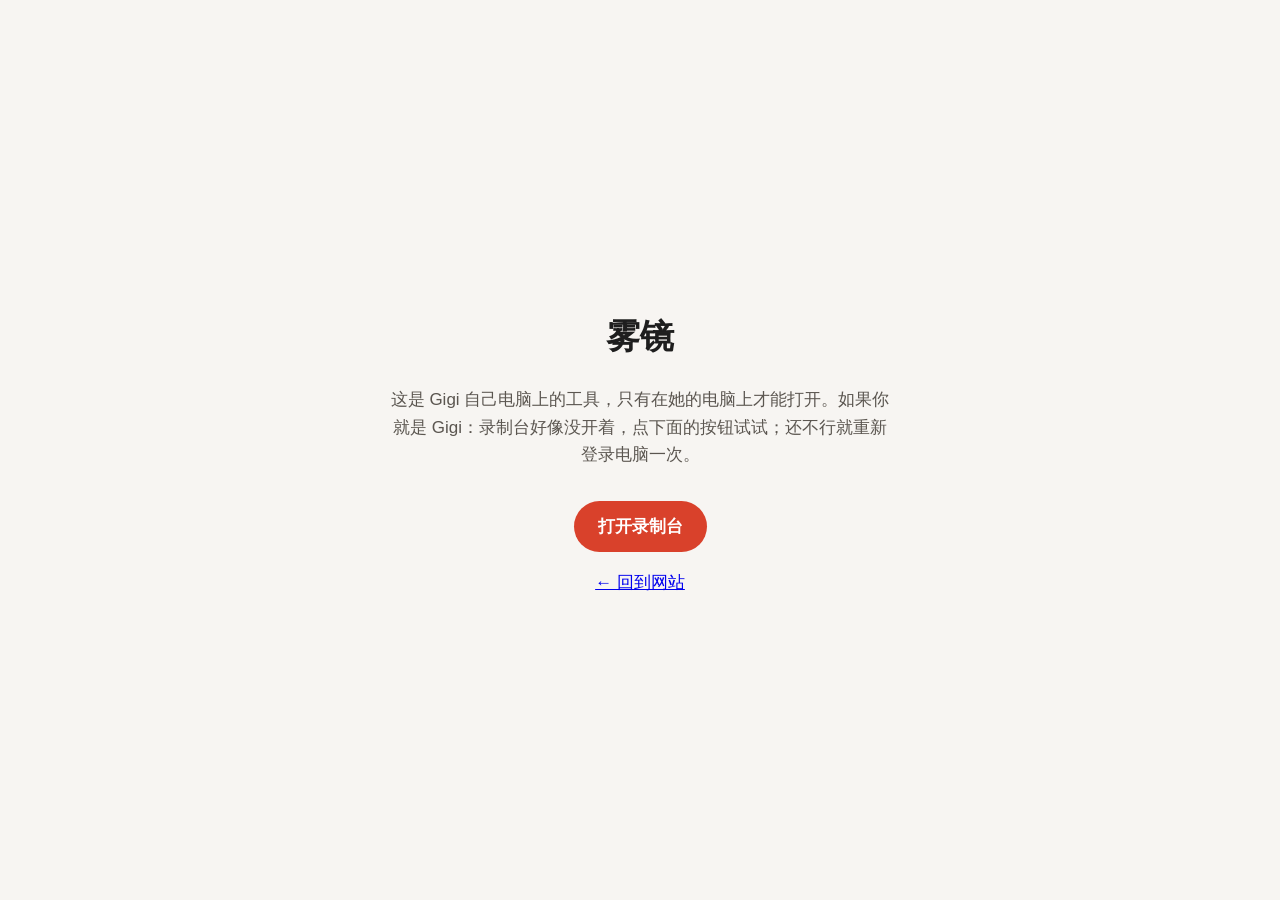
<file: estudio.html>
<!DOCTYPE html>
<html lang="zh">
<head>
<meta charset="UTF-8">
<meta name="viewport" content="width=device-width, initial-scale=1">
<meta name="robots" content="noindex, nofollow">
<title>雾镜 · 录制台</title>
<!-- Atajo de Gigi a su estudio de grabación, que vive en SU ordenador
     (http://localhost:3000/). Desde cualquier otro ordenador esta
     página no lleva a ningún sitio: allí no hay nada en esa dirección. -->
<style>
  body{ margin:0; min-height:100vh; display:grid; place-items:center; background:#F7F5F2; color:#1E1E1E;
        font:17px/1.6 -apple-system, "PingFang SC", "Helvetica Neue", sans-serif; }
  main{ max-width:30em; padding:24px; text-align:center; }
  a.boton{ display:inline-block; margin-top:16px; padding:12px 24px; border-radius:999px; background:#D9412B; color:#fff; text-decoration:none; font-weight:600; }
  p{ color:#5B5650; }
</style>
</head>
<body>
<main>
  <h1>雾镜</h1>
  <p id="texto">正在打开录制台…</p>
  <a class="boton" href="http://localhost:3000/">打开录制台</a>
  <p><a href="./">← 回到网站</a></p>
</main>
<script>
  // Si el estudio está encendido en este ordenador, se entra solo
  fetch('http://localhost:3000/api/estado', { mode: 'no-cors' })
    .then(() => location.replace('http://localhost:3000/'))
    .catch(() => {
      document.getElementById('texto').textContent =
        '这是 Gigi 自己电脑上的工具，只有在她的电脑上才能打开。如果你就是 Gigi：录制台好像没开着，点下面的按钮试试；还不行就重新登录电脑一次。';
    });
</script>
</body>
</html>
</file>
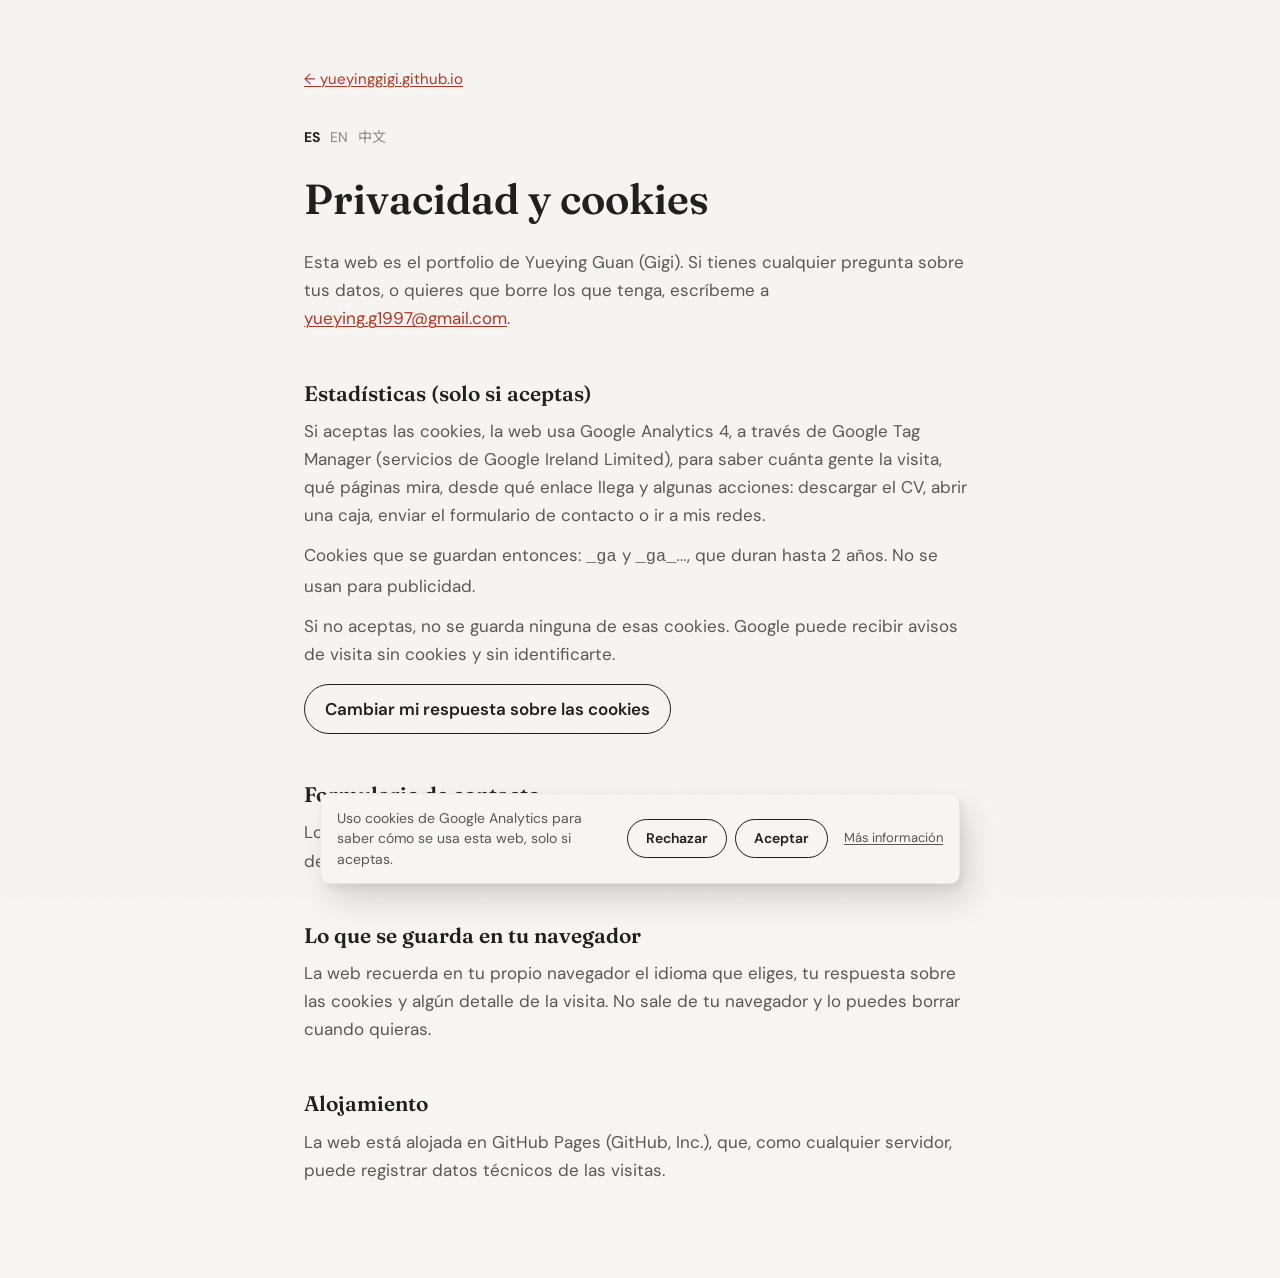
<file: privacidad.html>
<!DOCTYPE html>
<html lang="es">
<head>
<meta charset="UTF-8">
<meta name="viewport" content="width=device-width, initial-scale=1">
<!-- Consentimiento: hasta que la visita acepte en el aviso de cookies, sin cookies de estadística -->
<script>
window.dataLayer=window.dataLayer||[];function gtag(){dataLayer.push(arguments);}
var si=null;try{si=localStorage.getItem('gigi.cookies');}catch(e){}
gtag('consent','default',{analytics_storage:si==='si'?'granted':'denied',ad_storage:'denied',ad_user_data:'denied',ad_personalization:'denied',wait_for_update:500});
</script>
<!-- Google Tag Manager -->
<script>(function(w,d,s,l,i){w[l]=w[l]||[];w[l].push({'gtm.start':
new Date().getTime(),event:'gtm.js'});var f=d.getElementsByTagName(s)[0],
j=d.createElement(s),dl=l!='dataLayer'?'&l='+l:'';j.async=true;j.src=
'https://www.googletagmanager.com/gtm.js?id='+i+dl;f.parentNode.insertBefore(j,f);
})(window,document,'script','dataLayer','GTM-5FHXS6Q2');</script>
<!-- End Google Tag Manager -->
<title>Privacidad y cookies · Gigi — Yueying Guan</title>
<meta name="description" content="Qué datos recoge esta web, qué cookies usa y cómo cambiar tu respuesta.">
<meta name="robots" content="noindex">
<link rel="preconnect" href="https://fonts.googleapis.com">
<link rel="preconnect" href="https://fonts.gstatic.com" crossorigin>
<link href="https://fonts.googleapis.com/css2?family=Fraunces:opsz,wght@9..144,600&family=DM+Sans:wght@400;500;700&family=Noto+Sans+SC:wght@400;700&display=swap" rel="stylesheet">
<link rel="stylesheet" href="css/tokens.css">
<link rel="stylesheet" href="css/base.css">
<style>
  body{ background: var(--papel); color: var(--tinta); font-family: var(--fuente-texto); font-size: 17px; line-height: 1.65; }
  main{ max-width: 44rem; margin: 0 auto; padding: var(--e8) var(--margen-movil) var(--e9); }
  h1{ font-size: clamp(30px, 4vw, 42px); margin-bottom: var(--e5); }
  h2{ font-size: 21px; margin: var(--e7) 0 var(--e3); }
  p, li{ color: var(--tinta-suave); }
  p + p{ margin-top: var(--e3); }
  ul{ padding-left: 1.2em; margin: var(--e3) 0 0; }
  .volver{ display: inline-block; margin-bottom: var(--e6); font-size: 15px; }
  .idiomas{ display: flex; gap: 10px; margin-bottom: var(--e5); font-size: 14px; }
  .idiomas button{ font: inherit; border: 0; background: none; color: var(--tinta-tenue); cursor: pointer; padding: 2px 0; }
  .idiomas button[aria-pressed="true"]{ color: var(--tinta); font-weight: 700; }
  .cambiar{ margin-top: var(--e4); font: inherit; font-weight: 600; padding: 10px 20px; border-radius: var(--radio-boton);
            border: 1.5px solid var(--tinta); background: transparent; color: var(--tinta); cursor: pointer; }
  [data-lengua]{ display: none; }
  html[lang="es"] [data-lengua="es"], html[lang="en"] [data-lengua="en"], html[lang="zh"] [data-lengua="zh"]{ display: block; }
  :lang(zh) h1, :lang(zh) h2{ font-family: "Noto Sans SC", var(--fuente-titulo); }
</style>
</head>
<body>
<!-- Google Tag Manager (noscript) -->
<noscript><iframe src="https://www.googletagmanager.com/ns.html?id=GTM-5FHXS6Q2"
height="0" width="0" style="display:none;visibility:hidden"></iframe></noscript>
<!-- End Google Tag Manager (noscript) -->
<main>
  <a class="volver" href="./">← yueyinggigi.github.io</a>
  <div class="idiomas" role="group" aria-label="Idioma">
    <button type="button" data-idioma="es">ES</button>
    <button type="button" data-idioma="en">EN</button>
    <button type="button" data-idioma="zh">中文</button>
  </div>

  <section data-lengua="es">
    <h1>Privacidad y cookies</h1>
    <p>Esta web es el portfolio de Yueying Guan (Gigi). Si tienes cualquier pregunta sobre tus datos, o quieres que borre los que tenga, escríbeme a <a href="mailto:yueying.g1997@gmail.com">yueying.g1997@gmail.com</a>.</p>

    <h2>Estadísticas (solo si aceptas)</h2>
    <p>Si aceptas las cookies, la web usa Google Analytics 4, a través de Google Tag Manager (servicios de Google Ireland Limited), para saber cuánta gente la visita, qué páginas mira, desde qué enlace llega y algunas acciones: descargar el CV, abrir una caja, enviar el formulario de contacto o ir a mis redes.</p>
    <p>Cookies que se guardan entonces: <code>_ga</code> y <code>_ga_…</code>, que duran hasta 2 años. No se usan para publicidad.</p>
    <p>Si no aceptas, no se guarda ninguna de esas cookies. Google puede recibir avisos de visita sin cookies y sin identificarte.</p>
    <button type="button" class="cambiar" data-cambiar>Cambiar mi respuesta sobre las cookies</button>

    <h2>Formulario de contacto</h2>
    <p>Lo que escribes en el formulario de «Colabora conmigo» llega a mi correo a través del servicio Web3Forms. Solo lo uso para contestarte.</p>

    <h2>Lo que se guarda en tu navegador</h2>
    <p>La web recuerda en tu propio navegador el idioma que eliges, tu respuesta sobre las cookies y algún detalle de la visita. No sale de tu navegador y lo puedes borrar cuando quieras.</p>

    <h2>Alojamiento</h2>
    <p>La web está alojada en GitHub Pages (GitHub, Inc.), que, como cualquier servidor, puede registrar datos técnicos de las visitas.</p>
  </section>

  <section data-lengua="en">
    <h1>Privacy and cookies</h1>
    <p>This website is the portfolio of Yueying Guan (Gigi). If you have any question about your data, or want me to delete any I hold, write to <a href="mailto:yueying.g1997@gmail.com">yueying.g1997@gmail.com</a>.</p>

    <h2>Analytics (only if you accept)</h2>
    <p>If you accept cookies, the site uses Google Analytics 4 through Google Tag Manager (services of Google Ireland Limited) to see how many people visit, which pages they look at, which link they came from and a few actions: downloading the CV, opening a box, sending the contact form or going to my social media.</p>
    <p>Cookies stored in that case: <code>_ga</code> and <code>_ga_…</code>, kept for up to 2 years. They are not used for advertising.</p>
    <p>If you decline, none of those cookies are stored. Google may receive visit signals without cookies and without identifying you.</p>
    <button type="button" class="cambiar" data-cambiar>Change my cookie choice</button>

    <h2>Contact form</h2>
    <p>What you write in the “Work with me” form reaches my inbox through the Web3Forms service. I only use it to reply to you.</p>

    <h2>What is kept in your browser</h2>
    <p>The site remembers, in your own browser, the language you choose, your cookie choice and a few details of the visit. It never leaves your browser and you can clear it at any time.</p>

    <h2>Hosting</h2>
    <p>The site is hosted on GitHub Pages (GitHub, Inc.), which, like any server, may log technical data about visits.</p>
  </section>

  <section data-lengua="zh">
    <h1>隐私与 cookie</h1>
    <p>这是关月颖（Gigi）的作品集网站。对你的数据有任何问题，或者希望我删除相关数据，请写信到 <a href="mailto:yueying.g1997@gmail.com">yueying.g1997@gmail.com</a>。</p>

    <h2>访问统计（只有你同意才启用）</h2>
    <p>如果你同意使用 cookie，网站会通过 Google Tag Manager 使用 Google Analytics 4（Google Ireland Limited 提供的服务），了解有多少人访问、看了哪些页面、从哪个链接过来，以及几个动作：下载简历、拆开盲盒、发送联系表单、点击我的社交账号。</p>
    <p>这时会保存的 cookie：<code>_ga</code> 和 <code>_ga_…</code>，最长保留 2 年，不用于广告。</p>
    <p>如果你拒绝，这些 cookie 都不会保存。Google 可能收到不带 cookie、也不识别你身份的访问信号。</p>
    <button type="button" class="cambiar" data-cambiar>更改我对 cookie 的选择</button>

    <h2>联系表单</h2>
    <p>你在「品牌合作」页的表单里写的内容，会通过 Web3Forms 服务发到我的邮箱，只用于回复你。</p>

    <h2>保存在你浏览器里的内容</h2>
    <p>网站会在你自己的浏览器里记住你选的语言、你对 cookie 的选择和一些访问细节。这些不会离开你的浏览器，你随时可以清除。</p>

    <h2>网站托管</h2>
    <p>网站托管在 GitHub Pages（GitHub, Inc.），和所有服务器一样，它可能记录访问的技术数据。</p>
  </section>
</main>

<script type="module">
  import { preguntarOtraVez } from './js/analitica.js';
  // el idioma: ?lang=, luego el que eligió en la web, luego español (como js/i18n.js)
  const IDIOMAS = ['es', 'en', 'zh'];
  let idioma = new URLSearchParams(location.search).get('lang');
  try { if (!IDIOMAS.includes(idioma)) idioma = localStorage.getItem('gigi.idioma'); } catch (e) {}
  if (!IDIOMAS.includes(idioma)) idioma = 'es';
  const poner = l => {
    document.documentElement.lang = l;
    document.querySelectorAll('[data-idioma]').forEach(b => b.setAttribute('aria-pressed', String(b.dataset.idioma === l)));
    document.dispatchEvent(new CustomEvent('idioma:cambiado', { detail: { idioma: l } }));
  };
  poner(idioma);
  document.querySelectorAll('[data-idioma]').forEach(b => b.addEventListener('click', () => {
    poner(b.dataset.idioma);
    try { localStorage.setItem('gigi.idioma', b.dataset.idioma); } catch (e) {}
  }));
  document.querySelectorAll('[data-cambiar]').forEach(b => b.addEventListener('click', preguntarOtraVez));
</script>
</body>
</html>
</file>
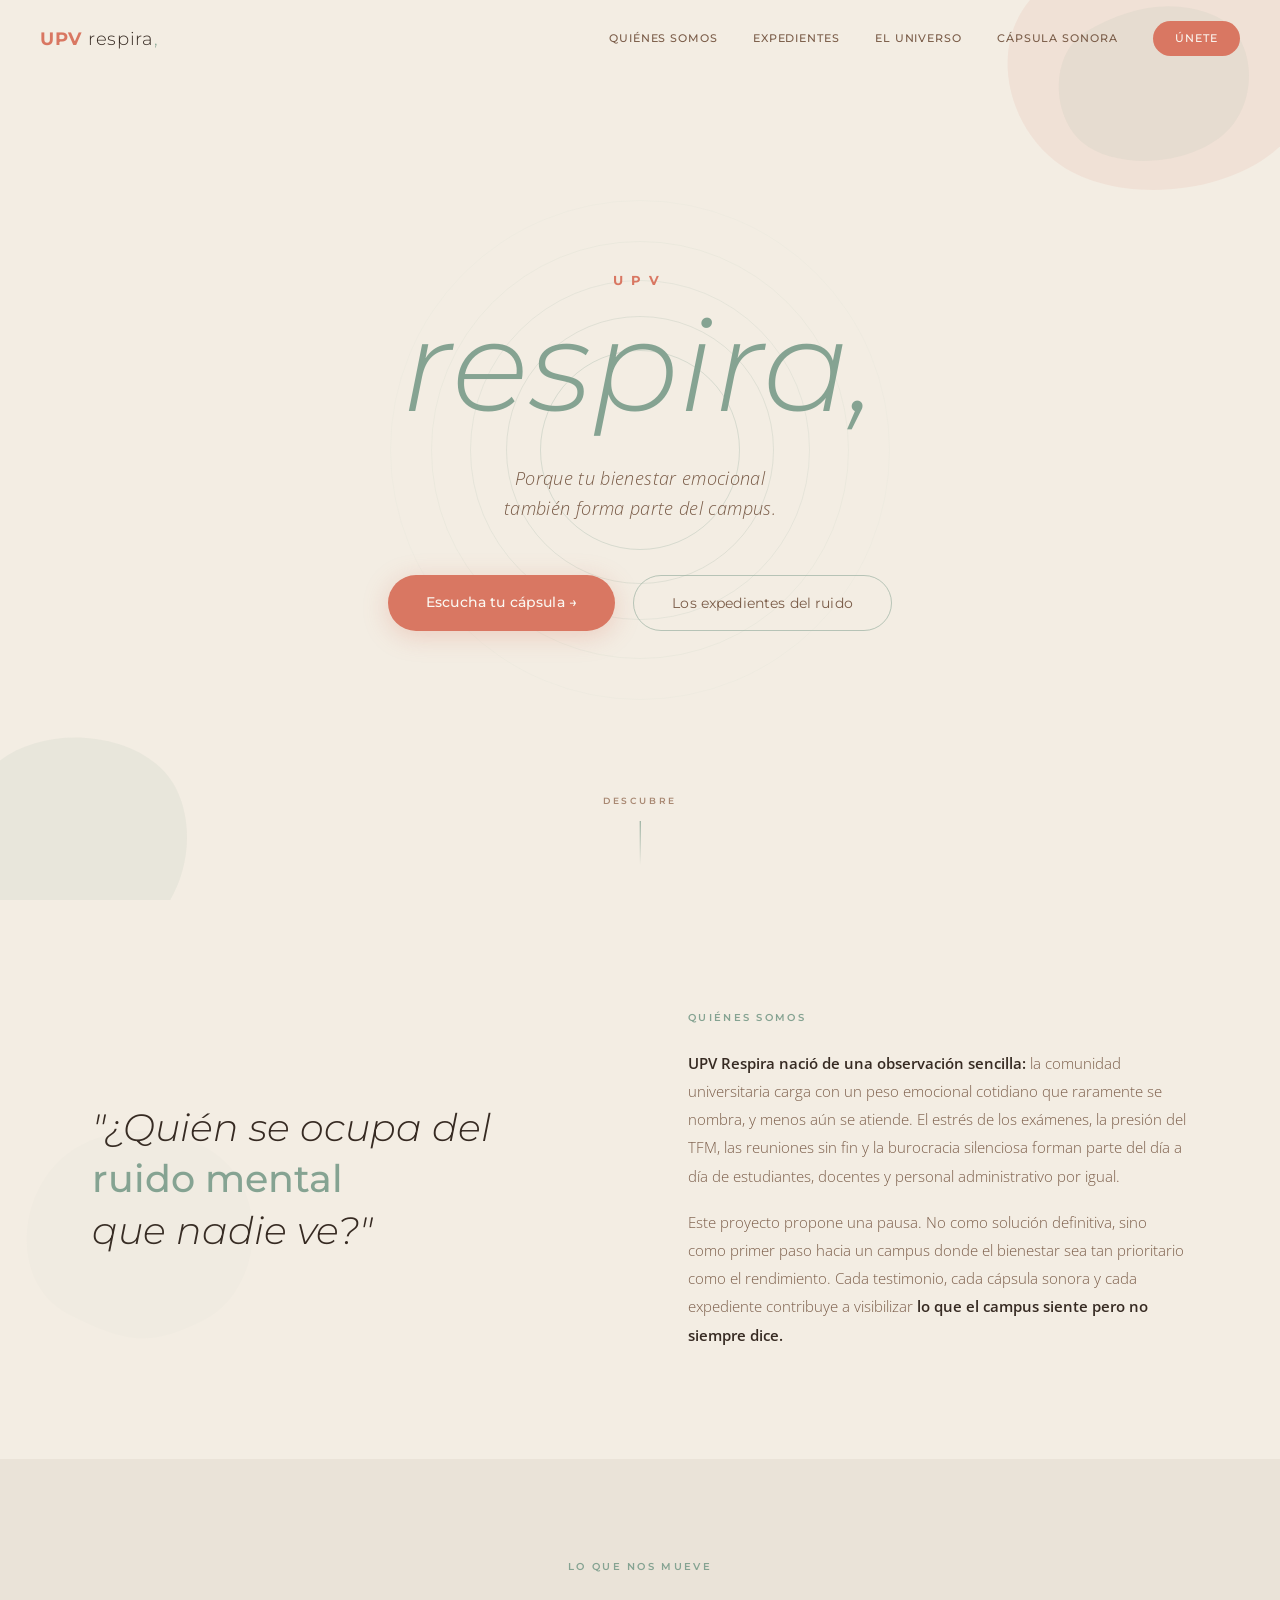
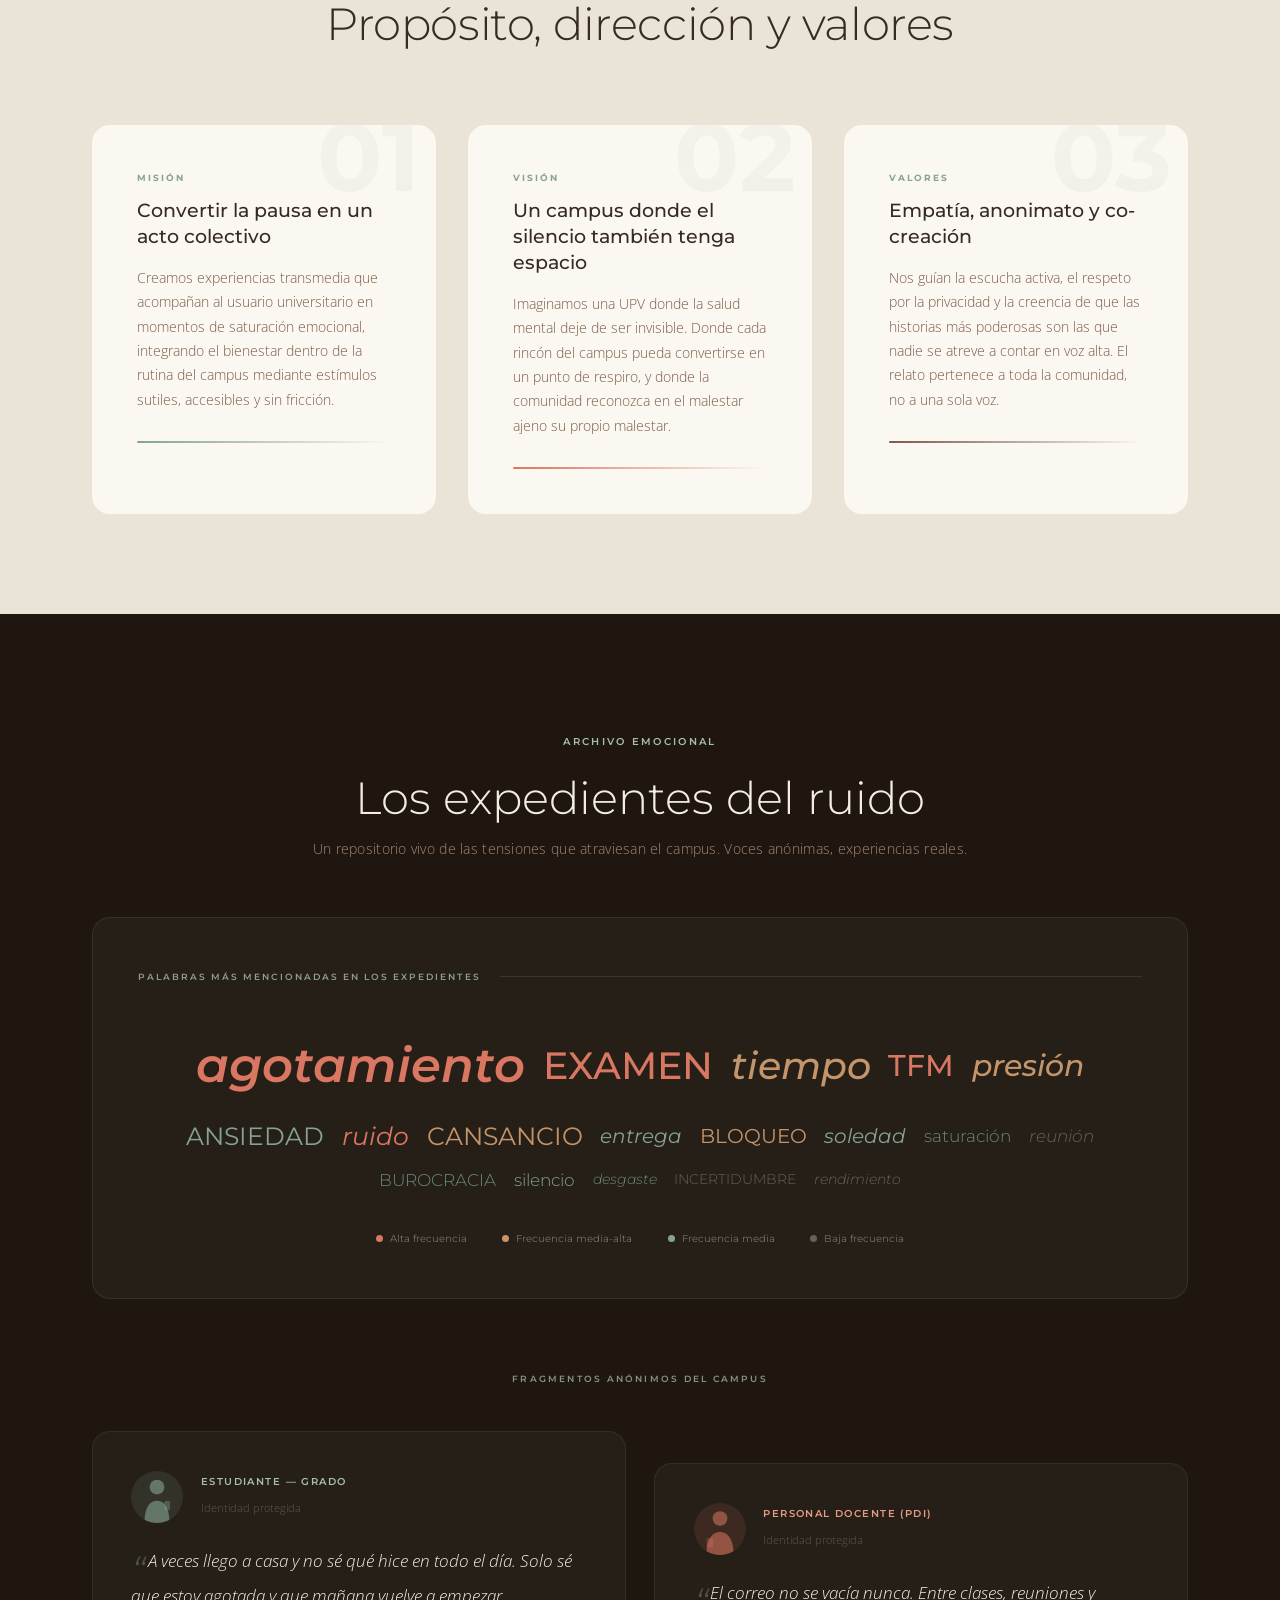
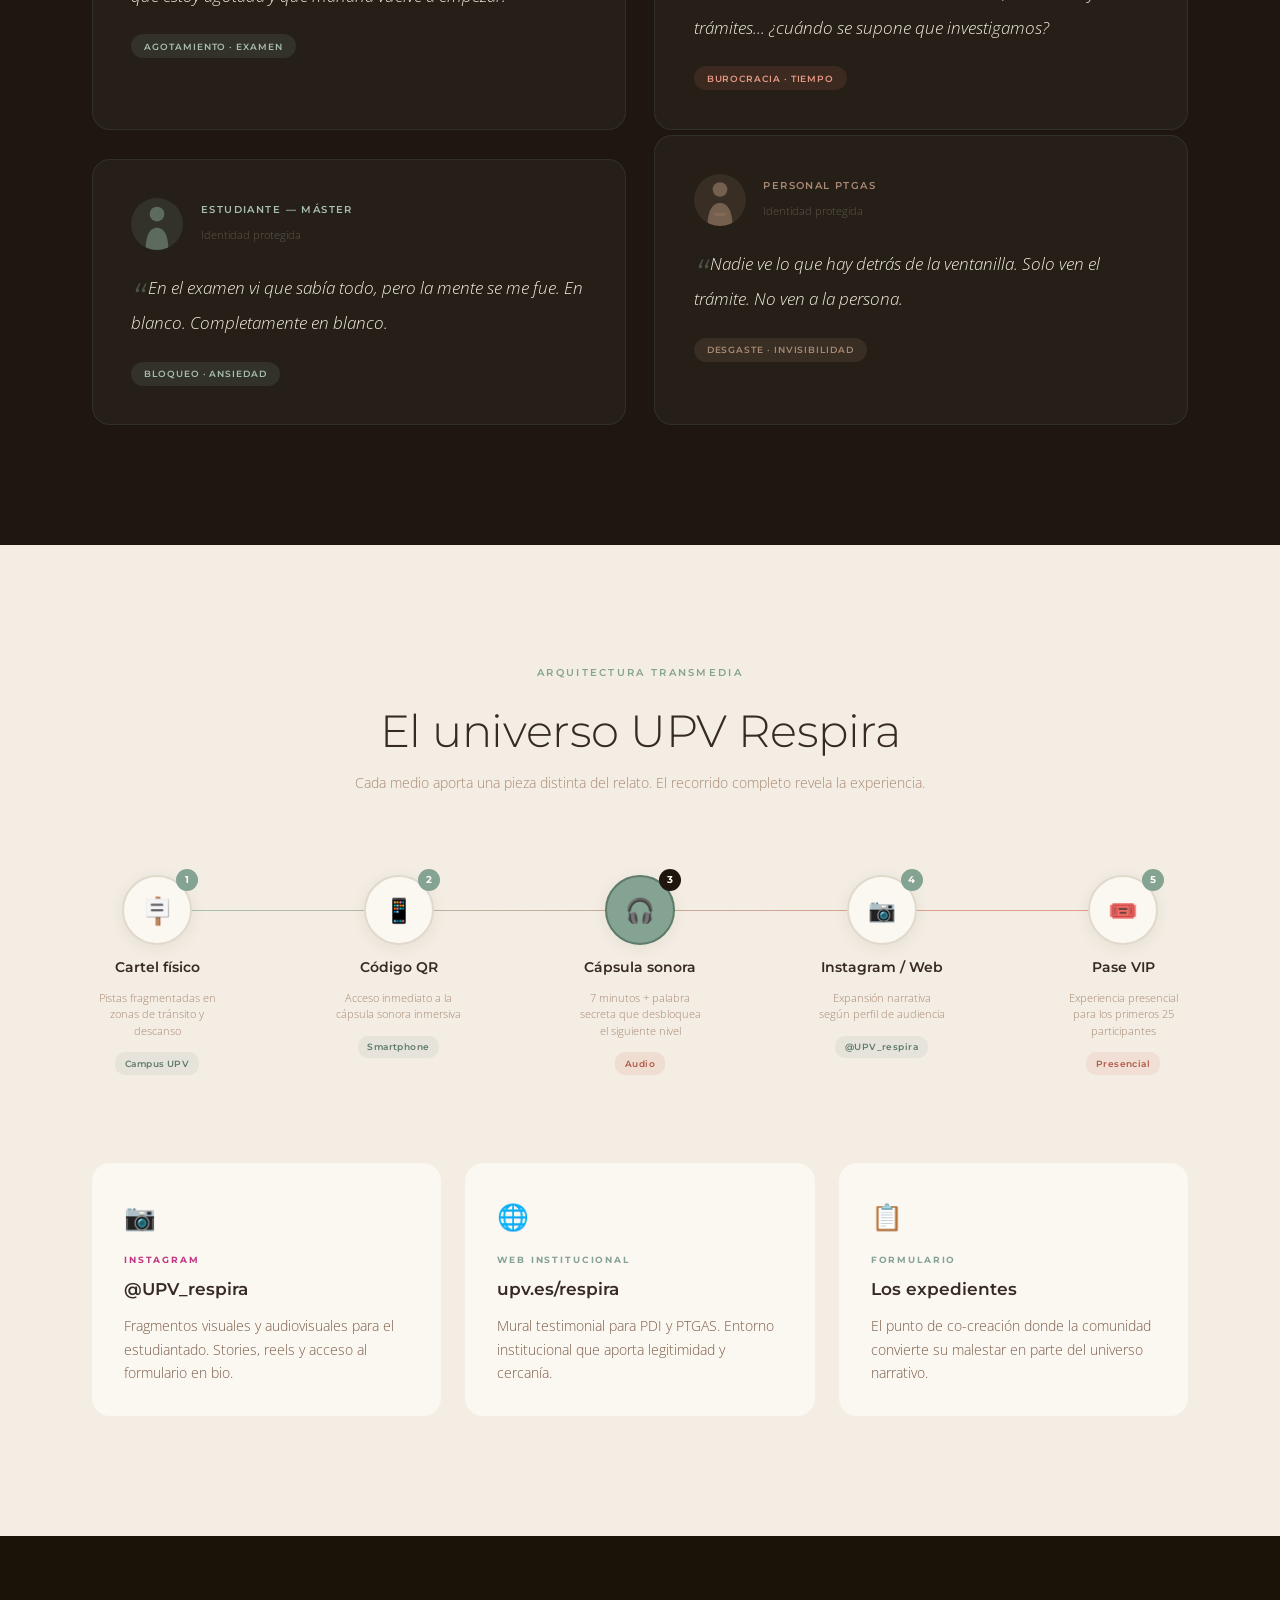
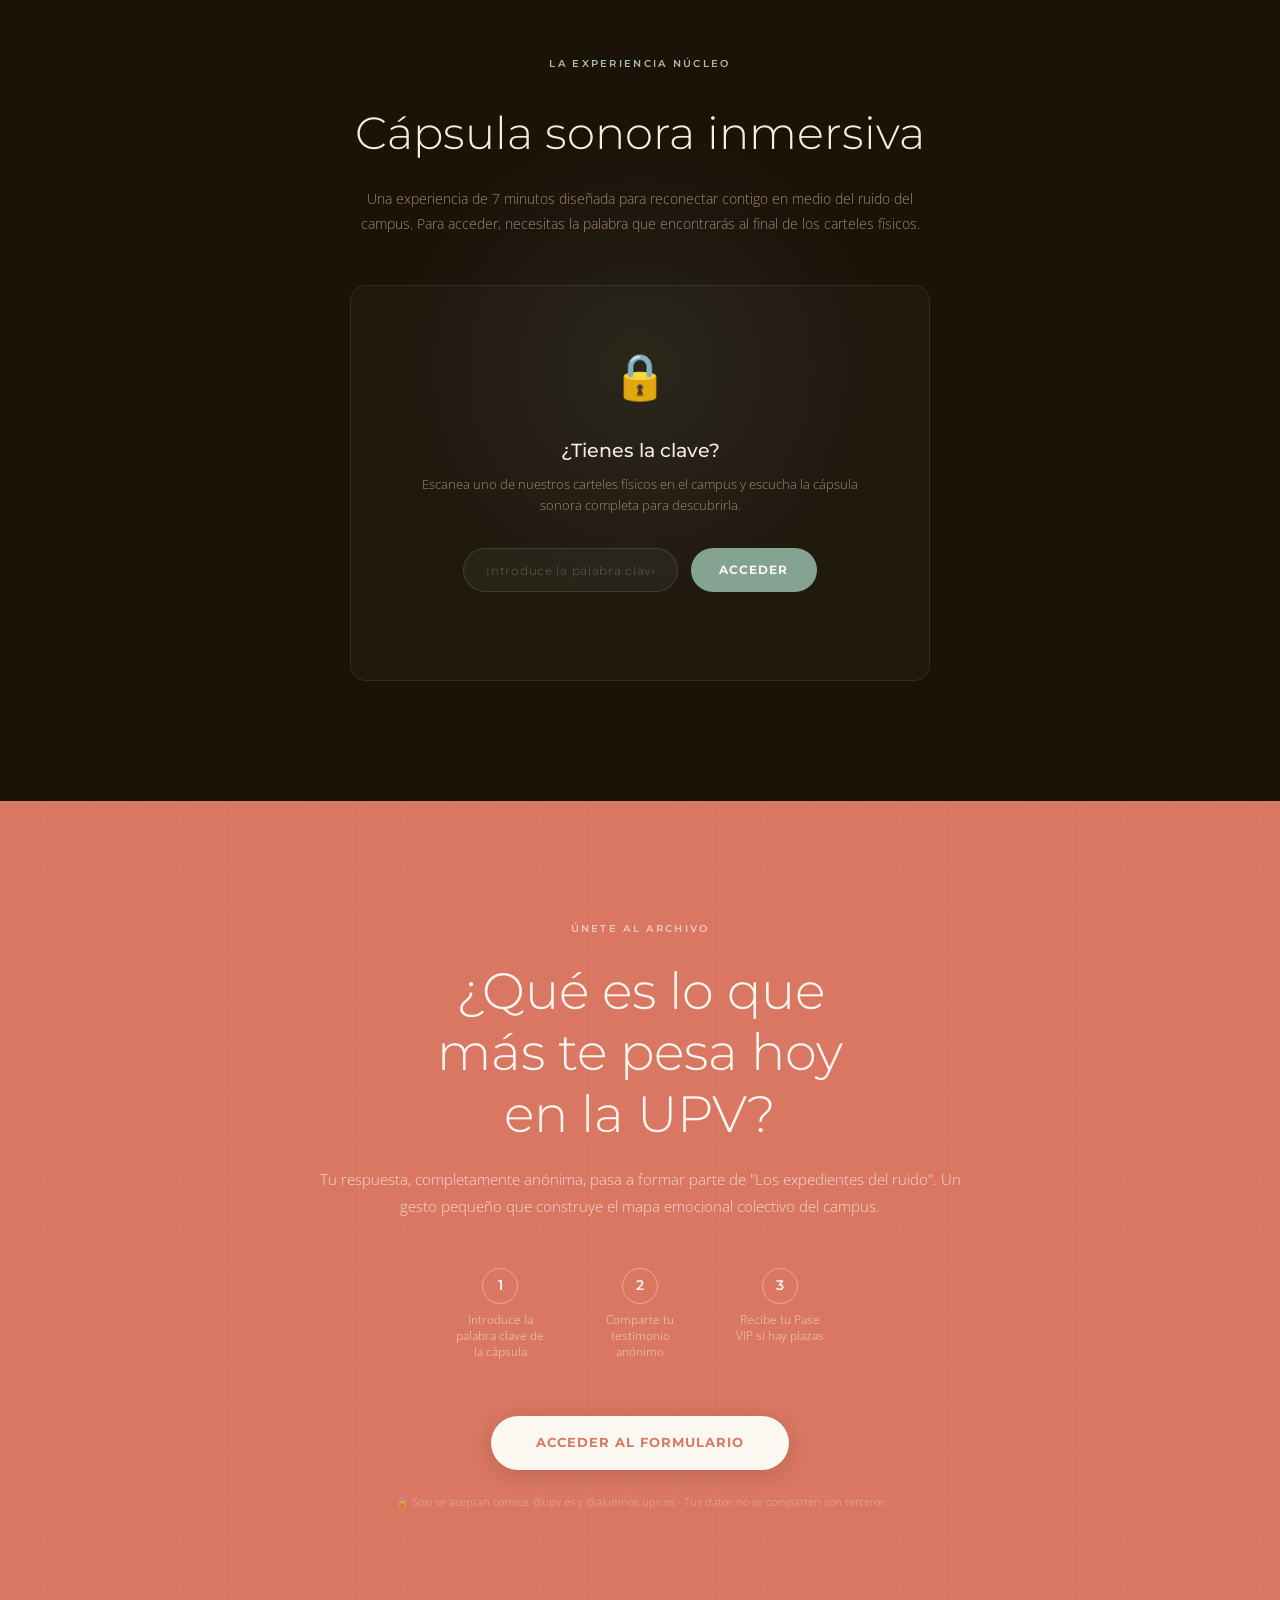
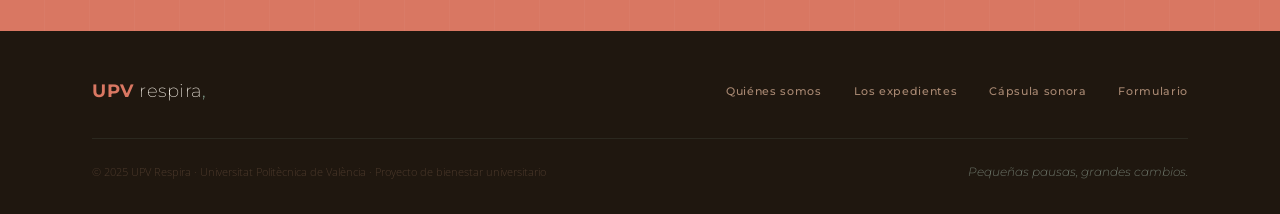
<file: assets/media/respira/prototipo.html>
<!DOCTYPE html>
<html lang="es">
<head>
<meta charset="UTF-8">
<meta name="viewport" content="width=device-width, initial-scale=1.0">
<title>UPV Respira — Tu bienestar también merece espacio</title>
<link rel="preconnect" href="https://fonts.googleapis.com">
<link rel="preconnect" href="https://fonts.gstatic.com" crossorigin>
<link href="https://fonts.googleapis.com/css2?family=Montserrat:ital,wght@0,200;0,300;0,400;0,500;0,600;0,700;1,300;1,400&family=Open+Sans:ital,wght@0,300;0,400;0,500;0,600;1,300;1,400&display=swap" rel="stylesheet">
<style>
:root {
  --cream: #F3EDE3;
  --cream-alt: #EAE3D8;
  --cream-dk: #E0D9CC;
  --sage: #85A392;
  --sage-d: #5D7A6A;
  --sage-l: #A8BEAF;
  --sage-xl: #D0E0D8;
  --terra: #D97762;
  --terra-d: #B05948;
  --terra-l: #E89B87;
  --brown: #362A22;
  --brown-m: #7A5C48;
  --brown-l: #A88872;
  --dark: #1F170F;
  --white: #FBF7F1;
  --font-h: 'Montserrat', sans-serif;
  --font-b: 'Open Sans', sans-serif;
  --r: 12px;
  --rl: 18px;
}
*{margin:0;padding:0;box-sizing:border-box;}
html{scroll-behavior:smooth;}
body{background:var(--cream);color:var(--brown);font-family:var(--font-b);font-weight:300;line-height:1.7;overflow-x:hidden;}
::-webkit-scrollbar{width:4px;}
::-webkit-scrollbar-track{background:var(--cream);}
::-webkit-scrollbar-thumb{background:var(--sage-l);border-radius:2px;}
.container{max-width:1160px;margin:0 auto;padding:0 2rem;}
.label{font-family:var(--font-h);font-size:0.6rem;font-weight:600;letter-spacing:0.24em;text-transform:uppercase;color:var(--sage);margin-bottom:1.4rem;display:block;}
.fade{opacity:0;transform:translateY(20px);transition:opacity 0.7s ease,transform 0.7s ease;}
.fade.on{opacity:1;transform:none;}

/* NAV */
nav{position:fixed;top:0;left:0;right:0;z-index:200;padding:1.3rem 2.5rem;display:flex;justify-content:space-between;align-items:center;transition:background 0.4s,backdrop-filter 0.4s;}
nav.scr{background:rgba(243,237,227,0.93);backdrop-filter:blur(14px);}
.nav-logo{font-family:var(--font-h);font-size:1.1rem;letter-spacing:0.04em;color:var(--brown);text-decoration:none;}
.nav-logo .upv{font-weight:700;color:var(--terra);}
.nav-logo .res{font-weight:300;color:var(--brown);}
.nav-logo .comma{color:var(--sage);}
.nav-links{display:flex;align-items:center;gap:2.2rem;}
.nav-links a{font-family:var(--font-h);font-size:0.7rem;font-weight:500;letter-spacing:0.08em;text-transform:uppercase;color:var(--brown-m);text-decoration:none;transition:color 0.2s;}
.nav-links a:hover{color:var(--sage);}
.nav-links a.cta{background:var(--terra);color:var(--white);padding:0.52rem 1.4rem;border-radius:50px;transition:background 0.2s,transform 0.2s;}
.nav-links a.cta:hover{background:var(--terra-d);transform:translateY(-1px);}

/* HERO */
.hero{min-height:100vh;display:flex;flex-direction:column;align-items:center;justify-content:center;position:relative;overflow:hidden;background:var(--cream);}
.rings-wrap{position:absolute;top:50%;left:50%;transform:translate(-50%,-50%);pointer-events:none;}
.ring{position:absolute;border-radius:50%;border:1px solid var(--sage);transform:translate(-50%,-50%);}
/* Rings: subtle backdrop — text is the protagonist */
.r1{width:200px;height:200px;opacity:0.26;animation:breathe 8s ease-in-out infinite;}
.r2{width:268px;height:268px;opacity:0.18;animation:breathe 8s ease-in-out infinite 0.9s;}
.r3{width:340px;height:340px;opacity:0.12;animation:breathe 8s ease-in-out infinite 1.8s;}
.r4{width:418px;height:418px;opacity:0.07;animation:breathe 8s ease-in-out infinite 2.7s;}
.r5{width:500px;height:500px;opacity:0.04;animation:breathe 8s ease-in-out infinite 3.6s;}
@keyframes breathe{0%,100%{transform:translate(-50%,-50%) scale(1);}50%{transform:translate(-50%,-50%) scale(1.04);}}
/* decorative blobs — very faint, text is the focus */
.hero-deco-tr{position:absolute;top:-45px;right:-25px;width:300px;pointer-events:none;}
.hero-deco-bl{position:absolute;bottom:-65px;left:-45px;width:260px;pointer-events:none;}
.hero-content{text-align:center;position:relative;z-index:2;padding:2rem;max-width:720px;}
.hero-upv{display:block;font-family:var(--font-h);font-size:0.82rem;font-weight:700;letter-spacing:0.62em;text-transform:uppercase;color:var(--terra);margin-bottom:0.6rem;}
/* respira, — italic for elegance, weight 300 for presence */
.hero-respira{display:block;font-family:var(--font-h);font-size:clamp(4.8rem,11vw,8rem);font-weight:300;font-style:italic;color:var(--sage);line-height:1;letter-spacing:0.01em;}
.hero-tagline{font-family:var(--font-b);font-size:clamp(0.9rem,1.8vw,1.1rem);font-weight:300;font-style:italic;color:var(--brown-m);line-height:1.7;margin:2.2rem 0 3.2rem;letter-spacing:0.02em;}
.hero-ctas{display:flex;gap:1.1rem;justify-content:center;flex-wrap:wrap;}
.btn-p{background:var(--terra);color:var(--white);padding:0.9rem 2.4rem;border-radius:50px;text-decoration:none;font-family:var(--font-h);font-size:0.9rem;font-weight:500;letter-spacing:0.01em;transition:background 0.25s,transform 0.2s,box-shadow 0.25s;box-shadow:0 5px 26px rgba(217,119,98,0.28);}
.btn-p:hover{background:var(--terra-d);transform:translateY(-2px);box-shadow:0 8px 34px rgba(217,119,98,0.38);}
.btn-g{border:1.5px solid rgba(133,163,146,0.55);color:var(--brown-m);padding:0.9rem 2.4rem;border-radius:50px;text-decoration:none;font-family:var(--font-h);font-size:0.9rem;font-weight:400;letter-spacing:0.01em;transition:all 0.25s;}
.btn-g:hover{border-color:var(--sage);color:var(--sage);transform:translateY(-2px);}
.scroll-ind{position:absolute;bottom:2.2rem;left:50%;transform:translateX(-50%);display:flex;flex-direction:column;align-items:center;gap:0.75rem;}
.scroll-ind span{font-family:var(--font-h);font-size:0.55rem;font-weight:600;letter-spacing:0.32em;color:var(--brown-l);}
.scroll-line{width:1px;height:44px;background:linear-gradient(to bottom,var(--sage),transparent);animation:sl 2.2s ease-in-out infinite;}
@keyframes sl{0%,100%{opacity:0.35;height:34px;}50%{opacity:0.9;height:56px;}}

/* ABOUT */
.about{padding:110px 0;background:var(--cream);position:relative;overflow:hidden;}
.about-grid{display:grid;grid-template-columns:1fr 1fr;gap:6rem;align-items:center;}
.pull-quote{font-family:var(--font-h);font-size:clamp(1.7rem,3vw,2.5rem);font-weight:300;font-style:italic;color:var(--brown);line-height:1.35;}
.pull-quote em{color:var(--sage);font-style:normal;font-weight:500;}
.about-blob{position:absolute;bottom:-90px;left:-70px;width:260px;opacity:0.45;}
.about-left{position:relative;z-index:1;}
.about-story{font-size:0.93rem;font-weight:300;line-height:1.9;color:var(--brown-m);}
.about-story+.about-story{margin-top:1.1rem;}
.about-story strong{color:var(--brown);font-weight:600;}

/* MVV */
.mvv{padding:100px 0;background:var(--cream-alt);}
.mvv-head{text-align:center;margin-bottom:4.5rem;}
.section-title{font-family:var(--font-h);font-size:clamp(1.8rem,3.5vw,2.8rem);font-weight:300;color:var(--brown);line-height:1.25;letter-spacing:-0.01em;}
.mvv-grid{display:grid;grid-template-columns:repeat(3,1fr);gap:2rem;}
.mvv-card{padding:2.8rem;background:var(--white);border-radius:var(--rl);position:relative;overflow:hidden;transition:transform 0.3s,box-shadow 0.3s;}
.mvv-card:hover{transform:translateY(-5px);box-shadow:0 18px 55px rgba(54,42,34,0.08);}
.ghost-num{font-family:var(--font-h);font-size:6rem;font-weight:700;color:var(--sage);opacity:0.07;position:absolute;top:-1rem;right:1rem;line-height:1;user-select:none;pointer-events:none;}
.card-label{font-family:var(--font-h);font-size:0.58rem;font-weight:700;letter-spacing:0.22em;text-transform:uppercase;color:var(--sage);margin-bottom:0.75rem;display:block;}
.card-title{font-family:var(--font-h);font-size:1.2rem;font-weight:500;color:var(--brown);margin-bottom:1rem;line-height:1.35;}
.card-text{font-family:var(--font-b);font-size:0.87rem;font-weight:300;color:var(--brown-m);line-height:1.75;}
.card-bar{height:2px;background:linear-gradient(to right,var(--sage),transparent);margin-top:1.8rem;border-radius:2px;}

/* EXPEDIENTES */
.expd{padding:120px 0;background:var(--dark);position:relative;overflow:hidden;}
.expd-head{text-align:center;margin-bottom:3.5rem;}
.expd .label{color:var(--sage-l);}
.expd-title{font-family:var(--font-h);font-size:clamp(1.8rem,3.5vw,2.8rem);font-weight:300;color:var(--cream);line-height:1.2;margin-bottom:0.7rem;}
.expd-sub{font-family:var(--font-b);font-size:0.87rem;color:var(--brown-l);letter-spacing:0.02em;}

/* WORD CLOUD */
.wc-box{background:rgba(133,163,146,0.06);border:1px solid rgba(133,163,146,0.15);border-radius:var(--rl);padding:3.2rem 2.8rem;margin-bottom:4.5rem;}
.wc-top{display:flex;align-items:center;gap:1.2rem;margin-bottom:2.5rem;}
.wc-top-label{font-family:var(--font-h);font-size:0.58rem;font-weight:600;letter-spacing:0.22em;text-transform:uppercase;color:var(--sage-l);opacity:0.8;}
.wc-top-line{flex:1;height:1px;background:rgba(133,163,146,0.18);}
.wc{display:flex;flex-wrap:wrap;justify-content:center;align-items:center;gap:0.55rem 1.1rem;line-height:1.7;}
.wt{font-family:var(--font-h);cursor:default;transition:opacity 0.2s;position:relative;display:inline-block;}
.wt:hover{opacity:0.72;}
.wt .tip{position:absolute;bottom:calc(100% + 7px);left:50%;transform:translateX(-50%);background:var(--terra);color:var(--white);font-family:var(--font-h);font-size:0.62rem;font-weight:600;padding:0.27rem 0.75rem;border-radius:20px;white-space:nowrap;opacity:0;pointer-events:none;transition:opacity 0.2s;z-index:10;letter-spacing:0.04em;}
.wt:hover .tip{opacity:1;}
.sz1{font-size:3rem;font-weight:600;}.sz2{font-size:2.4rem;font-weight:500;}.sz3{font-size:1.9rem;font-weight:500;}.sz4{font-size:1.55rem;font-weight:400;}.sz5{font-size:1.25rem;font-weight:400;}.sz6{font-size:1.05rem;font-weight:300;}.sz7{font-size:0.88rem;font-weight:300;}
.ch{color:#D97762;}.cw{color:#C4956A;}.cm{color:#85A392;}.cc{color:#6A8A78;}.cn{color:rgba(240,235,226,0.32);}
.wi{font-style:italic;}
.wc-legend{margin-top:2.2rem;display:flex;align-items:center;justify-content:center;gap:2.2rem;flex-wrap:wrap;}
.wc-li{display:flex;align-items:center;gap:0.45rem;font-family:var(--font-h);font-size:0.62rem;color:rgba(240,235,226,0.4);font-weight:400;}
.wc-dot{width:7px;height:7px;border-radius:50%;display:inline-block;}

/* TESTIMONIALS */
.testi-label{font-family:var(--font-h);font-size:0.58rem;font-weight:600;letter-spacing:0.24em;text-transform:uppercase;color:var(--sage-l);opacity:0.75;text-align:center;margin-bottom:2.8rem;}
.testi-grid{display:grid;grid-template-columns:1fr 1fr;gap:1.8rem;}
.tc{background:rgba(133,163,146,0.06);border:1px solid rgba(133,163,146,0.12);border-radius:var(--rl);padding:2.4rem;transition:background 0.3s,border-color 0.3s;position:relative;}
.tc:hover{background:rgba(133,163,146,0.1);border-color:rgba(133,163,146,0.28);}
.tc:nth-child(2){margin-top:2rem;}
.tc:nth-child(4){margin-top:-1.5rem;}
.tc-top{display:flex;align-items:center;gap:1.1rem;margin-bottom:1.5rem;}
.silho{width:52px;height:52px;border-radius:50%;background:rgba(133,163,146,0.14);display:flex;align-items:flex-end;justify-content:center;overflow:hidden;flex-shrink:0;}
.silho svg{width:34px;height:auto;}
.tc-role{font-family:var(--font-h);font-size:0.63rem;font-weight:600;letter-spacing:0.14em;text-transform:uppercase;color:var(--sage-l);display:block;margin-bottom:0.15rem;}
.tc-anon{font-family:var(--font-b);font-size:0.7rem;color:rgba(240,235,226,0.28);}
.tc-quote{font-family:var(--font-b);font-size:1.05rem;font-weight:300;font-style:italic;color:var(--cream);line-height:1.65;margin-bottom:1.3rem;}
.tc-quote::before{content:'\201C';font-family:var(--font-h);font-size:2.5rem;color:var(--sage);opacity:0.4;line-height:0.5;vertical-align:-0.48em;margin-right:0.06em;font-weight:300;}
.tc-tag{display:inline-block;background:rgba(133,163,146,0.14);color:var(--sage-l);font-family:var(--font-h);font-size:0.58rem;font-weight:600;letter-spacing:0.1em;text-transform:uppercase;padding:0.26rem 0.8rem;border-radius:20px;}
.tc-tag.terra{background:rgba(217,119,98,0.12);color:var(--terra-l);}
.tc-tag.muted{background:rgba(168,136,114,0.14);color:var(--brown-l);}

/* UNIVERSE */
.univ{padding:120px 0;background:var(--cream);}
.univ-head{text-align:center;margin-bottom:5rem;}
.univ-sub{font-family:var(--font-b);font-size:0.9rem;color:var(--brown-l);margin-top:0.7rem;}
.journey{position:relative;margin-bottom:5.5rem;}
.journey-line{position:absolute;top:35px;left:90px;right:90px;height:1px;background:linear-gradient(to right,var(--sage-l),var(--terra-l));z-index:0;}
.journey-steps{display:flex;justify-content:space-between;align-items:flex-start;position:relative;z-index:1;}
.jstep{display:flex;flex-direction:column;align-items:center;gap:0.85rem;width:130px;}
.jicon{width:70px;height:70px;border-radius:50%;background:var(--white);border:2px solid var(--cream-dk);display:flex;align-items:center;justify-content:center;font-size:1.65rem;box-shadow:0 3px 16px rgba(54,42,34,0.07);transition:transform 0.3s,box-shadow 0.3s,border-color 0.3s;position:relative;}
.jstep:hover .jicon{transform:translateY(-5px);box-shadow:0 10px 30px rgba(54,42,34,0.13);border-color:var(--sage-l);}
.jnum{position:absolute;top:-8px;right:-8px;width:22px;height:22px;background:var(--sage);color:var(--white);border-radius:50%;font-family:var(--font-h);font-size:0.6rem;font-weight:700;display:flex;align-items:center;justify-content:center;}
.jname{font-family:var(--font-h);font-size:0.88rem;font-weight:600;color:var(--brown);text-align:center;line-height:1.25;}
.jdesc{font-family:var(--font-b);font-size:0.7rem;font-weight:300;color:var(--brown-l);text-align:center;line-height:1.45;}
.jbadge{display:inline-block;background:rgba(133,163,146,0.12);color:var(--sage-d);font-family:var(--font-h);font-size:0.58rem;font-weight:600;padding:0.2rem 0.6rem;border-radius:10px;letter-spacing:0.05em;}
.jstep.highlight .jicon{background:var(--sage);border-color:var(--sage-d);}
.platform-cards{display:grid;grid-template-columns:repeat(3,1fr);gap:1.5rem;}
.pc{background:var(--white);border-radius:var(--rl);padding:2rem;transition:transform 0.3s,box-shadow 0.3s;}
.pc:hover{transform:translateY(-4px);box-shadow:0 14px 40px rgba(54,42,34,0.09);}
.pc-icon{font-size:1.6rem;margin-bottom:0.9rem;display:block;}
.pc-label{font-family:var(--font-h);font-size:0.58rem;font-weight:700;letter-spacing:0.2em;text-transform:uppercase;color:var(--sage);margin-bottom:0.4rem;display:block;}
.pc-title{font-family:var(--font-h);font-size:1.05rem;font-weight:600;color:var(--brown);margin-bottom:0.7rem;}
.pc-text{font-family:var(--font-b);font-size:0.85rem;font-weight:300;color:var(--brown-m);line-height:1.72;}

/* CAPSULE */
.capsula{padding:120px 0;background:#1B1208;position:relative;overflow:hidden;}
.cap-glow{position:absolute;top:50%;left:50%;transform:translate(-50%,-50%);width:500px;height:500px;border-radius:50%;background:radial-gradient(circle,rgba(133,163,146,0.1) 0%,transparent 70%);pointer-events:none;}
.cap-inner{max-width:580px;margin:0 auto;text-align:center;position:relative;z-index:2;}
.capsula .label{color:var(--sage-l);}
.cap-title{font-family:var(--font-h);font-size:clamp(1.8rem,3.5vw,2.8rem);font-weight:300;color:var(--cream);margin-bottom:1rem;}
.cap-desc{font-family:var(--font-b);font-size:0.88rem;color:var(--brown-l);line-height:1.75;margin-bottom:3rem;}
.cap-lock{background:rgba(133,163,146,0.05);border:1px solid rgba(133,163,146,0.14);border-radius:16px;padding:3.2rem;}
.lock-icon{font-size:2.8rem;display:block;margin-bottom:1.3rem;animation:lf 3.2s ease-in-out infinite;}
@keyframes lf{0%,100%{transform:translateY(0);}50%{transform:translateY(-9px);}}
.lock-text{font-family:var(--font-h);font-size:1.2rem;font-weight:500;color:var(--cream);margin-bottom:0.45rem;}
.lock-hint{font-family:var(--font-b);font-size:0.8rem;color:var(--brown-l);margin-bottom:2rem;line-height:1.65;}
.pw-form{display:flex;gap:0.8rem;justify-content:center;flex-wrap:wrap;}
.pw-in{background:rgba(133,163,146,0.08);border:1px solid rgba(133,163,146,0.22);color:var(--cream);font-family:var(--font-h);font-size:0.85rem;font-weight:400;letter-spacing:0.28em;text-transform:uppercase;padding:0.82rem 1.4rem;border-radius:50px;outline:none;transition:border-color 0.25s,box-shadow 0.25s;width:215px;text-align:center;}
.pw-in::placeholder{color:rgba(240,235,226,0.22);letter-spacing:0.06em;font-size:0.75rem;text-transform:none;}
.pw-in:focus{border-color:var(--sage);box-shadow:0 0 0 3px rgba(133,163,146,0.2);}
.pw-in.err{border-color:#E05454;animation:shk 0.38s ease;}
@keyframes shk{0%,100%{transform:translateX(0);}25%{transform:translateX(-8px);}75%{transform:translateX(8px);}}
.btn-unlock{background:var(--sage);color:var(--white);border:none;padding:0.82rem 1.8rem;border-radius:50px;font-family:var(--font-h);font-size:0.78rem;font-weight:700;cursor:pointer;letter-spacing:0.08em;text-transform:uppercase;transition:background 0.2s,transform 0.2s;}
.btn-unlock:hover{background:var(--sage-d);transform:translateY(-1px);}
.pw-err{font-family:var(--font-b);font-size:0.85rem;font-style:italic;color:var(--sage-l);margin-top:1.2rem;min-height:1.3em;opacity:0.85;}
.audio-player{display:none;background:rgba(133,163,146,0.07);border:1px solid rgba(133,163,146,0.22);border-radius:16px;padding:2.8rem;animation:fadeUp 0.5s ease forwards;}
@keyframes fadeUp{from{opacity:0;transform:translateY(16px);}to{opacity:1;transform:none;}}
.audio-player.vis{display:block;}
.ap-badge{display:inline-flex;align-items:center;gap:0.4rem;background:rgba(133,163,146,0.2);color:var(--sage-l);font-family:var(--font-h);font-size:0.65rem;font-weight:700;letter-spacing:0.12em;text-transform:uppercase;padding:0.32rem 1rem;border-radius:20px;margin-bottom:1.5rem;}
.ap-title{font-family:var(--font-h);font-size:1.45rem;font-weight:300;color:var(--cream);margin-bottom:0.3rem;}
.ap-dur{font-family:var(--font-b);font-size:0.78rem;color:var(--brown-l);margin-bottom:2.5rem;}
.waveform{display:flex;align-items:center;justify-content:center;gap:3px;height:54px;margin-bottom:1.8rem;}
.wb{width:3px;border-radius:2px;background:var(--sage);animation:wv 1.4s ease-in-out infinite;}
@keyframes wv{0%,100%{transform:scaleY(0.25);}50%{transform:scaleY(1);}}
.ap-controls{display:flex;align-items:center;justify-content:center;gap:1.3rem;}
.ap-time{font-family:var(--font-h);font-size:0.72rem;font-weight:500;color:var(--brown-l);}
.ap-play{width:50px;height:50px;border-radius:50%;background:var(--sage);border:none;cursor:pointer;display:flex;align-items:center;justify-content:center;font-size:1.05rem;transition:all 0.2s;color:var(--white);}
.ap-play:hover{background:var(--sage-d);transform:scale(1.06);}
.ap-prog{flex:1;height:3px;background:rgba(133,163,146,0.2);border-radius:2px;max-width:280px;cursor:pointer;}
.ap-fill{height:100%;background:var(--sage);border-radius:2px;width:30%;transition:width 0.2s;}

/* CTA / FORMULARIO */
.cta{padding:120px 0;background:var(--terra);position:relative;overflow:hidden;}
.cta-grid{position:absolute;inset:0;opacity:0.05;background-image:repeating-linear-gradient(0deg,transparent,transparent 44px,rgba(255,255,255,0.6) 44px,rgba(255,255,255,0.6) 45px),repeating-linear-gradient(90deg,transparent,transparent 44px,rgba(255,255,255,0.6) 44px,rgba(255,255,255,0.6) 45px);}
.cta-inner{max-width:680px;margin:0 auto;text-align:center;position:relative;z-index:2;}
.cta .label{color:rgba(251,247,241,0.65);}
.cta-q{font-family:var(--font-h);font-size:clamp(2rem,4.5vw,3.2rem);font-weight:300;color:var(--white);line-height:1.2;margin-bottom:1.4rem;}
.cta-desc{font-family:var(--font-b);font-size:0.95rem;font-weight:300;color:rgba(251,247,241,0.78);line-height:1.75;margin-bottom:3rem;}
.cta-steps{display:flex;justify-content:center;gap:2.8rem;margin-bottom:3.5rem;flex-wrap:wrap;}
.cs{display:flex;flex-direction:column;align-items:center;gap:0.5rem;}
.cs-num{width:36px;height:36px;border-radius:50%;border:1.5px solid rgba(251,247,241,0.38);display:flex;align-items:center;justify-content:center;font-family:var(--font-h);font-size:0.85rem;font-weight:600;color:var(--white);}
.cs-text{font-family:var(--font-b);font-size:0.72rem;font-weight:300;color:rgba(251,247,241,0.68);text-align:center;max-width:95px;line-height:1.4;}
.btn-form{display:inline-block;background:var(--white);color:var(--terra);padding:1rem 2.8rem;border-radius:50px;text-decoration:none;font-family:var(--font-h);font-size:0.8rem;font-weight:700;letter-spacing:0.08em;text-transform:uppercase;transition:all 0.25s;box-shadow:0 4px 22px rgba(0,0,0,0.14);}
.btn-form:hover{transform:translateY(-3px);box-shadow:0 9px 32px rgba(0,0,0,0.2);}
.cta-priv{margin-top:1.4rem;font-family:var(--font-b);font-size:0.7rem;color:rgba(251,247,241,0.45);}

/* FOOTER */
footer{padding:2.8rem 0 2rem;background:var(--dark);color:var(--brown-l);}
.ft-inner{display:flex;justify-content:space-between;align-items:center;flex-wrap:wrap;gap:1.5rem;}
.ft-logo{font-family:var(--font-h);font-size:1.1rem;letter-spacing:0.03em;}
.ft-logo .upv{font-weight:700;color:var(--terra);}
.ft-logo .res{font-weight:200;color:var(--cream);}
.ft-logo .comma{color:var(--sage);}
.ft-links{display:flex;gap:2rem;}
.ft-links a{font-family:var(--font-h);font-size:0.68rem;font-weight:500;color:var(--brown-l);text-decoration:none;letter-spacing:0.06em;transition:color 0.2s;}
.ft-links a:hover{color:var(--sage-l);}
.ft-div{width:100%;height:1px;background:rgba(133,163,146,0.12);margin:2rem 0 1.4rem;}
.ft-bot{display:flex;justify-content:space-between;align-items:center;flex-wrap:wrap;gap:0.8rem;}
.ft-copy{font-family:var(--font-b);font-size:0.68rem;color:rgba(122,92,72,0.5);}
.ft-tag{font-family:var(--font-h);font-size:0.78rem;font-weight:300;font-style:italic;color:var(--sage-l);opacity:0.55;}

/* RESPONSIVE */
@media(max-width:900px){
  .nav-links{display:none;}
  .about-grid,.mvv-grid,.testi-grid,.platform-cards{grid-template-columns:1fr;}
  .journey-line{display:none;}
  .journey-steps{flex-direction:column;align-items:center;gap:2rem;}
  .tc:nth-child(2),.tc:nth-child(4){margin-top:0;}
  .cta-steps{gap:1.5rem;}
}
</style>
</head>
<body>

<!-- NAV -->
<nav id="nav">
  <a href="#" class="nav-logo"><span class="upv">UPV</span><span class="res"> respira</span><span class="comma">,</span></a>
  <div class="nav-links">
    <a href="#quienes">Quiénes somos</a>
    <a href="#expedientes">Expedientes</a>
    <a href="#universo">El universo</a>
    <a href="#capsula">Cápsula sonora</a>
    <a href="#unete" class="cta">Únete</a>
  </div>
</nav>

<!-- HERO -->
<section class="hero" id="inicio">

  <!-- Soft organic blobs — barely there, pure atmosphere -->
  <svg class="hero-deco-tr" viewBox="0 0 300 278" fill="none">
    <path d="M250 18C314 42 326 146 272 194C218 242 106 250 50 206C-6 162-20 66 50 24C120-18 186-6 250 18Z" fill="#D97762" opacity="0.1"/>
    <path d="M208 60C252 78 256 148 218 180C180 212 110 214 78 188C46 162 44 98 82 76C120 54 164 42 208 60Z" fill="#85A392" opacity="0.09"/>
  </svg>
  <svg class="hero-deco-bl" viewBox="0 0 260 248" fill="none">
    <path d="M40 228C-20 194-8 88 42 46C92 4 188 16 218 66C248 116 228 196 176 220C124 244 100 262 40 228Z" fill="#85A392" opacity="0.1"/>
  </svg>

  <!-- Brand logo rings — sage, breathing -->
  <div class="rings-wrap">
    <div class="ring r1"></div>
    <div class="ring r2"></div>
    <div class="ring r3"></div>
    <div class="ring r4"></div>
    <div class="ring r5"></div>
  </div>

  <div class="hero-content">
    <span class="hero-upv">UPV</span>
    <span class="hero-respira">respira,</span>
    <p class="hero-tagline">Porque tu bienestar emocional<br>también forma parte del campus.</p>
    <div class="hero-ctas">
      <a href="#capsula" class="btn-p">Escucha tu cápsula →</a>
      <a href="#expedientes" class="btn-g">Los expedientes del ruido</a>
    </div>
  </div>

  <div class="scroll-ind">
    <span>DESCUBRE</span>
    <div class="scroll-line"></div>
  </div>
</section>

<!-- ABOUT -->
<section class="about" id="quienes">
  <div class="container">
    <div class="about-grid">
      <div class="about-left fade">
        <p class="pull-quote">"¿Quién se ocupa del<br><em>ruido mental</em><br>que nadie ve?"</p>
        <svg class="about-blob" viewBox="0 0 260 240" fill="none">
          <path d="M48 208C-12 178-6 88 44 48C94 8 182 20 214 68C246 116 230 190 180 214C130 238 108 238 48 208Z" fill="#85A392" opacity="0.06"/>
        </svg>
      </div>
      <div class="about-right fade">
        <span class="label">Quiénes somos</span>
        <p class="about-story"><strong>UPV Respira nació de una observación sencilla:</strong> la comunidad universitaria carga con un peso emocional cotidiano que raramente se nombra, y menos aún se atiende. El estrés de los exámenes, la presión del TFM, las reuniones sin fin y la burocracia silenciosa forman parte del día a día de estudiantes, docentes y personal administrativo por igual.</p>
        <p class="about-story" style="margin-top:1.1rem">Este proyecto propone una pausa. No como solución definitiva, sino como primer paso hacia un campus donde el bienestar sea tan prioritario como el rendimiento. Cada testimonio, cada cápsula sonora y cada expediente contribuye a visibilizar <strong>lo que el campus siente pero no siempre dice.</strong></p>
      </div>
    </div>
  </div>
</section>

<!-- MVV -->
<section class="mvv" id="mision">
  <div class="container">
    <div class="mvv-head fade">
      <span class="label" style="display:block;text-align:center;">Lo que nos mueve</span>
      <h2 class="section-title">Propósito, dirección y valores</h2>
    </div>
    <div class="mvv-grid">
      <div class="mvv-card fade">
        <span class="ghost-num">01</span>
        <span class="card-label">Misión</span>
        <div class="card-title">Convertir la pausa en un acto colectivo</div>
        <p class="card-text">Creamos experiencias transmedia que acompañan al usuario universitario en momentos de saturación emocional, integrando el bienestar dentro de la rutina del campus mediante estímulos sutiles, accesibles y sin fricción.</p>
        <div class="card-bar"></div>
      </div>
      <div class="mvv-card fade">
        <span class="ghost-num">02</span>
        <span class="card-label">Visión</span>
        <div class="card-title">Un campus donde el silencio también tenga espacio</div>
        <p class="card-text">Imaginamos una UPV donde la salud mental deje de ser invisible. Donde cada rincón del campus pueda convertirse en un punto de respiro, y donde la comunidad reconozca en el malestar ajeno su propio malestar.</p>
        <div class="card-bar" style="background:linear-gradient(to right,var(--terra),transparent);"></div>
      </div>
      <div class="mvv-card fade">
        <span class="ghost-num">03</span>
        <span class="card-label">Valores</span>
        <div class="card-title">Empatía, anonimato y co-creación</div>
        <p class="card-text">Nos guían la escucha activa, el respeto por la privacidad y la creencia de que las historias más poderosas son las que nadie se atreve a contar en voz alta. El relato pertenece a toda la comunidad, no a una sola voz.</p>
        <div class="card-bar" style="background:linear-gradient(to right,var(--brown-m),transparent);"></div>
      </div>
    </div>
  </div>
</section>

<!-- EXPEDIENTES -->
<section class="expd" id="expedientes">
  <div class="container">
    <div class="expd-head fade">
      <span class="label">Archivo emocional</span>
      <h2 class="expd-title">Los expedientes del ruido</h2>
      <p class="expd-sub">Un repositorio vivo de las tensiones que atraviesan el campus. Voces anónimas, experiencias reales.</p>
    </div>

    <div class="wc-box fade">
      <div class="wc-top">
        <span class="wc-top-label">Palabras más mencionadas en los expedientes</span>
        <div class="wc-top-line"></div>
      </div>
      <div class="wc">
        <span class="wt sz1 ch wi">agotamiento<span class="tip">148 menciones</span></span>
        <span class="wt sz2 ch">EXAMEN<span class="tip">132 menciones</span></span>
        <span class="wt sz2 cw wi">tiempo<span class="tip">121 menciones</span></span>
        <span class="wt sz3 ch">TFM<span class="tip">98 menciones</span></span>
        <span class="wt sz3 cw wi">presión<span class="tip">87 menciones</span></span>
        <span class="wt sz4 cm">ANSIEDAD<span class="tip">76 menciones</span></span>
        <span class="wt sz4 ch wi">ruido<span class="tip">71 menciones</span></span>
        <span class="wt sz4 cw">CANSANCIO<span class="tip">64 menciones</span></span>
        <span class="wt sz5 cm wi">entrega<span class="tip">55 menciones</span></span>
        <span class="wt sz5 cw">BLOQUEO<span class="tip">48 menciones</span></span>
        <span class="wt sz5 cm wi">soledad<span class="tip">43 menciones</span></span>
        <span class="wt sz6 cc">saturación<span class="tip">38 menciones</span></span>
        <span class="wt sz6 cn wi">reunión<span class="tip">31 menciones</span></span>
        <span class="wt sz6 cc">BUROCRACIA<span class="tip">28 menciones</span></span>
        <span class="wt sz6 cm">silencio<span class="tip">26 menciones</span></span>
        <span class="wt sz7 cc wi">desgaste<span class="tip">21 menciones</span></span>
        <span class="wt sz7 cn">INCERTIDUMBRE<span class="tip">19 menciones</span></span>
        <span class="wt sz7 cn wi">rendimiento<span class="tip">17 menciones</span></span>
      </div>
      <div class="wc-legend">
        <div class="wc-li"><span class="wc-dot" style="background:#D97762;"></span>Alta frecuencia</div>
        <div class="wc-li"><span class="wc-dot" style="background:#C4956A;"></span>Frecuencia media-alta</div>
        <div class="wc-li"><span class="wc-dot" style="background:#85A392;"></span>Frecuencia media</div>
        <div class="wc-li"><span class="wc-dot" style="background:rgba(240,235,226,0.32);"></span>Baja frecuencia</div>
      </div>
    </div>

    <p class="testi-label">FRAGMENTOS ANÓNIMOS DEL CAMPUS</p>
    <div class="testi-grid">
      <div class="tc fade">
        <div class="tc-top">
          <div class="silho">
            <svg viewBox="0 0 60 80" fill="rgba(133,163,146,0.6)">
              <circle cx="30" cy="16" r="13"/>
              <path d="M8 80C8 50 18 40 30 40C42 40 52 50 52 80Z"/>
              <rect x="43" y="40" width="10" height="17" rx="3" opacity="0.6"/>
            </svg>
          </div>
          <div>
            <span class="tc-role">Estudiante — Grado</span>
            <span class="tc-anon">Identidad protegida</span>
          </div>
        </div>
        <p class="tc-quote">A veces llego a casa y no sé qué hice en todo el día. Solo sé que estoy agotada y que mañana vuelve a empezar.</p>
        <span class="tc-tag">agotamiento · examen</span>
      </div>

      <div class="tc fade">
        <div class="tc-top">
          <div class="silho" style="background:rgba(217,119,98,0.12);">
            <svg viewBox="0 0 60 80" fill="rgba(217,119,98,0.55)">
              <circle cx="30" cy="15" r="13"/>
              <path d="M6 80C6 50 17 39 30 39C43 39 54 50 54 80Z"/>
              <rect x="6" y="50" width="12" height="16" rx="2" opacity="0.5"/>
            </svg>
          </div>
          <div>
            <span class="tc-role" style="color:var(--terra-l);">Personal Docente (PDI)</span>
            <span class="tc-anon">Identidad protegida</span>
          </div>
        </div>
        <p class="tc-quote">El correo no se vacía nunca. Entre clases, reuniones y trámites... ¿cuándo se supone que investigamos?</p>
        <span class="tc-tag terra">burocracia · tiempo</span>
      </div>

      <div class="tc fade">
        <div class="tc-top">
          <div class="silho">
            <svg viewBox="0 0 60 80" fill="rgba(133,163,146,0.5)">
              <circle cx="30" cy="16" r="13"/>
              <path d="M10 80C10 50 19 40 30 40C41 40 50 50 50 80Z"/>
            </svg>
          </div>
          <div>
            <span class="tc-role">Estudiante — Máster</span>
            <span class="tc-anon">Identidad protegida</span>
          </div>
        </div>
        <p class="tc-quote">En el examen vi que sabía todo, pero la mente se me fue. En blanco. Completamente en blanco.</p>
        <span class="tc-tag">bloqueo · ansiedad</span>
      </div>

      <div class="tc fade">
        <div class="tc-top">
          <div class="silho" style="background:rgba(168,136,114,0.14);">
            <svg viewBox="0 0 60 80" fill="rgba(168,136,114,0.55)">
              <circle cx="30" cy="15" r="13"/>
              <path d="M8 80C8 50 18 39 30 39C42 39 52 50 52 80Z"/>
              <rect x="20" y="56" width="20" height="6" rx="3" opacity="0.45"/>
            </svg>
          </div>
          <div>
            <span class="tc-role" style="color:var(--brown-l);">Personal PTGAS</span>
            <span class="tc-anon">Identidad protegida</span>
          </div>
        </div>
        <p class="tc-quote">Nadie ve lo que hay detrás de la ventanilla. Solo ven el trámite. No ven a la persona.</p>
        <span class="tc-tag muted">desgaste · invisibilidad</span>
      </div>
    </div>
  </div>
</section>

<!-- UNIVERSO TRANSMEDIA -->
<section class="univ" id="universo">
  <div class="container">
    <div class="univ-head fade">
      <span class="label" style="display:block;text-align:center;">Arquitectura transmedia</span>
      <h2 class="section-title">El universo UPV Respira</h2>
      <p class="univ-sub">Cada medio aporta una pieza distinta del relato. El recorrido completo revela la experiencia.</p>
    </div>
    <div class="journey fade">
      <div class="journey-line"></div>
      <div class="journey-steps">
        <div class="jstep">
          <div class="jicon">🪧<span class="jnum">1</span></div>
          <div class="jname">Cartel físico</div>
          <p class="jdesc">Pistas fragmentadas en zonas de tránsito y descanso</p>
          <span class="jbadge">Campus UPV</span>
        </div>
        <div class="jstep">
          <div class="jicon" style="font-size:1.5rem;">📱<span class="jnum">2</span></div>
          <div class="jname">Código QR</div>
          <p class="jdesc">Acceso inmediato a la cápsula sonora inmersiva</p>
          <span class="jbadge">Smartphone</span>
        </div>
        <div class="jstep highlight">
          <div class="jicon" style="font-size:1.5rem;">🎧<span class="jnum" style="background:var(--dark);">3</span></div>
          <div class="jname">Cápsula sonora</div>
          <p class="jdesc">7 minutos + palabra secreta que desbloquea el siguiente nivel</p>
          <span class="jbadge" style="background:rgba(217,119,98,0.14);color:var(--terra-d);">Audio</span>
        </div>
        <div class="jstep">
          <div class="jicon" style="font-size:1.4rem;">📷<span class="jnum">4</span></div>
          <div class="jname">Instagram / Web</div>
          <p class="jdesc">Expansión narrativa según perfil de audiencia</p>
          <span class="jbadge">@UPV_respira</span>
        </div>
        <div class="jstep">
          <div class="jicon" style="font-size:1.5rem;">🎟️<span class="jnum">5</span></div>
          <div class="jname">Pase VIP</div>
          <p class="jdesc">Experiencia presencial para los primeros 25 participantes</p>
          <span class="jbadge" style="background:rgba(217,119,98,0.12);color:var(--terra-d);">Presencial</span>
        </div>
      </div>
    </div>
    <div class="platform-cards">
      <div class="pc fade">
        <span class="pc-icon">📷</span>
        <span class="pc-label" style="color:#C13584;">Instagram</span>
        <div class="pc-title">@UPV_respira</div>
        <p class="pc-text">Fragmentos visuales y audiovisuales para el estudiantado. Stories, reels y acceso al formulario en bio.</p>
      </div>
      <div class="pc fade">
        <span class="pc-icon">🌐</span>
        <span class="pc-label">Web institucional</span>
        <div class="pc-title">upv.es/respira</div>
        <p class="pc-text">Mural testimonial para PDI y PTGAS. Entorno institucional que aporta legitimidad y cercanía.</p>
      </div>
      <div class="pc fade">
        <span class="pc-icon">📋</span>
        <span class="pc-label">Formulario</span>
        <div class="pc-title">Los expedientes</div>
        <p class="pc-text">El punto de co-creación donde la comunidad convierte su malestar en parte del universo narrativo.</p>
      </div>
    </div>
  </div>
</section>

<!-- CÁPSULA SONORA -->
<section class="capsula" id="capsula">
  <div class="cap-glow"></div>
  <div class="container">
    <div class="cap-inner fade">
      <span class="label">La experiencia núcleo</span>
      <h2 class="cap-title">Cápsula sonora inmersiva</h2>
      <p class="cap-desc">Una experiencia de 7 minutos diseñada para reconectar contigo en medio del ruido del campus. Para acceder, necesitas la palabra que encontrarás al final de los carteles físicos.</p>
      <div class="cap-lock" id="capLock">
        <span class="lock-icon">🔒</span>
        <p class="lock-text">¿Tienes la clave?</p>
        <p class="lock-hint">Escanea uno de nuestros carteles físicos en el campus y escucha la cápsula sonora completa para descubrirla.</p>
        <div class="pw-form">
          <input type="text" class="pw-in" id="pwInput" placeholder="Introduce la palabra clave" autocomplete="off" spellcheck="false"/>
          <button class="btn-unlock" onclick="checkPw()">Acceder</button>
        </div>
        <p class="pw-err" id="pwErr"></p>
      </div>
      <div class="audio-player" id="audioPlayer">
        <div class="ap-badge">✓&nbsp; ACCESO DESBLOQUEADO</div>
        <div class="ap-title">Cápsula sonora · Respira</div>
        <div class="ap-dur">7:00 min &nbsp;·&nbsp; Bienestar sonoro inmersivo</div>
        <div class="waveform" id="waveform"></div>
        <div class="ap-controls">
          <span class="ap-time" id="curTime">2:06</span>
          <button class="ap-play" id="playBtn" onclick="togglePlay()">▶</button>
          <div class="ap-prog" onclick="seekAudio(event)">
            <div class="ap-fill" id="apFill"></div>
          </div>
          <span class="ap-time">7:00</span>
        </div>
      </div>
    </div>
  </div>
</section>

<!-- FORMULARIO CTA -->
<section class="cta" id="unete">
  <div class="cta-grid"></div>
  <div class="container">
    <div class="cta-inner fade">
      <span class="label">Únete al archivo</span>
      <h2 class="cta-q">¿Qué es lo que<br>más te pesa hoy<br>en la UPV?</h2>
      <p class="cta-desc">Tu respuesta, completamente anónima, pasa a formar parte de "Los expedientes del ruido". Un gesto pequeño que construye el mapa emocional colectivo del campus.</p>
      <div class="cta-steps">
        <div class="cs"><div class="cs-num">1</div><div class="cs-text">Introduce la palabra clave de la cápsula</div></div>
        <div class="cs"><div class="cs-num">2</div><div class="cs-text">Comparte tu testimonio anónimo</div></div>
        <div class="cs"><div class="cs-num">3</div><div class="cs-text">Recibe tu Pase VIP si hay plazas</div></div>
      </div>
      <a href="#" class="btn-form">Acceder al formulario</a>
      <p class="cta-priv">🔒 Solo se aceptan correos @upv.es y @alumnos.upv.es · Tus datos no se comparten con terceros</p>
    </div>
  </div>
</section>

<!-- FOOTER -->
<footer>
  <div class="container">
    <div class="ft-inner">
      <div class="ft-logo"><span class="upv">UPV</span><span class="res"> respira</span><span class="comma">,</span></div>
      <div class="ft-links">
        <a href="#quienes">Quiénes somos</a>
        <a href="#expedientes">Los expedientes</a>
        <a href="#capsula">Cápsula sonora</a>
        <a href="#unete">Formulario</a>
      </div>
    </div>
    <div class="ft-div"></div>
    <div class="ft-bot">
      <div class="ft-copy">© 2025 UPV Respira · Universitat Politècnica de València · Proyecto de bienestar universitario</div>
      <div class="ft-tag">Pequeñas pausas, grandes cambios.</div>
    </div>
  </div>
</footer>

<script>
var nav=document.getElementById('nav');
window.addEventListener('scroll',function(){nav.classList.toggle('scr',window.scrollY>55);});
var fades=document.querySelectorAll('.fade');
var io=new IntersectionObserver(function(entries){
  entries.forEach(function(e,i){if(e.isIntersecting){setTimeout(function(){e.target.classList.add('on');},i%3*100);io.unobserve(e.target);}});
},{threshold:0.1});
fades.forEach(function(el){io.observe(el);});
var PW='RESPIRA';
function checkPw(){
  var inp=document.getElementById('pwInput'),err=document.getElementById('pwErr'),lock=document.getElementById('capLock'),player=document.getElementById('audioPlayer');
  if(inp.value.trim().toUpperCase()===PW){lock.style.display='none';player.classList.add('vis');buildWaveform();}
  else{inp.classList.add('err');err.textContent='"Todavía quedan fragmentos de calma ocultos en el campus..."';setTimeout(function(){inp.classList.remove('err');},500);}
}
document.addEventListener('DOMContentLoaded',function(){var i=document.getElementById('pwInput');if(i)i.addEventListener('keypress',function(e){if(e.key==='Enter')checkPw();});});
var H=[22,38,55,40,62,45,72,58,80,66,75,52,40,62,72,58,80,66,48,36,62,76,52,40,58,72,62,46,80,57,42,65,72,52,36,62,76,52,42,58];
function buildWaveform(){var wf=document.getElementById('waveform');wf.innerHTML='';H.forEach(function(h,i){var b=document.createElement('div');b.className='wb';b.style.height=h+'%';b.style.animationDelay=(i*0.04%1.4)+'s';wf.appendChild(b);});}
var playing=false,prog=30,timer=null;
function togglePlay(){var btn=document.getElementById('playBtn'),bars=document.querySelectorAll('.wb');playing=!playing;btn.textContent=playing?'⏸':'▶';bars.forEach(function(b){b.style.animationPlayState=playing?'running':'paused';});if(playing){timer=setInterval(tick,300);}else{clearInterval(timer);}}
function tick(){if(prog<100){prog+=0.2;document.getElementById('apFill').style.width=prog+'%';var s=Math.floor((prog/100)*420),m=Math.floor(s/60),sec=s%60;document.getElementById('curTime').textContent=m+':'+(sec<10?'0':'')+sec;}else{clearInterval(timer);playing=false;document.getElementById('playBtn').textContent='▶';}}
function seekAudio(e){var bar=e.currentTarget,rect=bar.getBoundingClientRect();prog=Math.max(0,Math.min(100,(e.clientX-rect.left)/rect.width*100));document.getElementById('apFill').style.width=prog+'%';var s=Math.floor((prog/100)*420),m=Math.floor(s/60),sec=s%60;document.getElementById('curTime').textContent=m+':'+(sec<10?'0':'')+sec;}
</script>
</body>
</html>
</file>
<file: css/tokens.css>
/* ─────────────────────────────────────────────────────────────
   tokens.css — las variables de todo el sitio.
   Si hay que cambiar un color, un tamaño o una duración,
   se cambia AQUÍ y afecta a todas las páginas.
   Valores según docs/DESIGN.md § 10.
   ───────────────────────────────────────────────────────────── */

:root{
  /* ── Colores base ── */
  --papel:        #F7F5F2;   /* blanco papel: el fondo / la mesa */
  --papel-hondo:  #F1EEE9;   /* un punto más oscuro, para separar zonas */
  --tinta:        #1E1E1E;   /* negro tinta: todo el texto */
  --tinta-suave:  #5B5650;   /* texto secundario */
  --tinta-tenue:  #8C857C;   /* etiquetas, pies de foto */
  --gris-calido:  #E9E6E1;   /* ventanas, tarjetas, separadores */

  /* ── Color de marca ── */
  --rojo-sello:       #D9412B;  /* botones, el sello del nombre */
  --rojo-sello-texto: #B8321F;  /* texto pequeño en rojo (5,5:1 sobre papel) */
  /* Un pelín más oscuro, SOLO para fondos rojos con letra blanca pequeña:
     con #D9412B el blanco se queda en 4,43:1 y hace falta 4,5:1.
     Con este llega a 4,69:1 y a simple vista es el mismo rojo. */
  --rojo-sobre-blanco: #D43C26;

  /* ── Un color por caja ── */
  --lavanda:   #C9B8E3;   /* Sobre mí */
  --rojo-caja: #D9412B;   /* Experiencia */
  --amarillo:  #F8E08E;   /* Mis trabajos */
  --azul-mar:  #4A9DB8;   /* Mi vida en España */
  --rosa:      #F6C1CC;   /* Colabora conmigo */

  /* Versión oscura de cada color, solo para el iconito de la tapa:
     en amarillo o lavanda claros no se vería nada sobre el papel. */
  --lavanda-hondo:   #6F56A0;
  --rojo-caja-hondo: #9E2E1C;
  --amarillo-hondo:  #A8801A;
  --azul-mar-hondo:  #2C6376;
  --rosa-hondo:      #BC6C80;

  /* Versión clara de cada color, para fondos con texto negro encima.
     Mezclado con el papel hasta ~15 %: así el rojo también cumple contraste. */
  --lavanda-claro:   color-mix(in srgb, var(--lavanda)   30%, var(--papel));
  --rojo-caja-claro: color-mix(in srgb, var(--rojo-caja) 15%, var(--papel));
  --amarillo-claro:  color-mix(in srgb, var(--amarillo)  40%, var(--papel));
  --azul-mar-claro:  color-mix(in srgb, var(--azul-mar)  22%, var(--papel));
  --rosa-claro:      color-mix(in srgb, var(--rosa)      35%, var(--papel));

  /* ── Tipografía ── */
  --fuente-titulo: Fraunces, "Noto Serif SC", Georgia, serif;
  --fuente-texto:  "DM Sans", "Noto Sans SC", system-ui, -apple-system, sans-serif;
  --fuente-mano:   Caveat, "LXGW WenKai", cursive;

  --texto-base: 17px;
  --interlinea: 1.6;

  /* ── Espacio ── */
  --e1: 4px;   --e2: 8px;   --e3: 12px;  --e4: 16px;
  --e5: 24px;  --e6: 32px;  --e7: 48px;  --e8: 64px;  --e9: 96px;
  --margen-movil: 16px;     /* el aire a los lados en el móvil */

  /* ── Esquinas (DESIGN § 10: ventana 14, tarjeta 10, botón pastilla) ── */
  --radio-ventana: 14px;
  --radio-tarjeta: 10px;
  --radio-boton:   999px;

  /* ── Sombras: la luz viene de arriba a la izquierda ── */
  --sombra-suave:  0 2px 6px rgba(30,30,30,.05), 0 8px 20px rgba(30,30,30,.05);
  --sombra-caja:   6px 10px 18px rgba(30,30,30,.10), 2px 3px 6px rgba(30,30,30,.06);
  --sombra-alta:  10px 18px 30px rgba(30,30,30,.13), 3px 5px 10px rgba(30,30,30,.07);

  /* ── Movimiento (DESIGN § 10) ── */
  --rapido:   150ms;
  --normal:   250ms;
  --abrecaja: 1000ms;        /* tope del desembalaje entero */
  --curva:    cubic-bezier(.22,.61,.36,1);   /* ease-out */
  --rebote:   cubic-bezier(.34,1.56,.64,1);  /* con un pequeño rebote */

  /* ── Medidas de la página ── */
  --ancho-max:  1240px;
  --alto-barra: 64px;
}

/* Si la persona pide menos movimiento, las animaciones duran casi nada. */
@media (prefers-reduced-motion: reduce){
  :root{ --rapido:1ms; --normal:1ms; --abrecaja:1ms; }
}
</file>
<file: css/base.css>
/* ─────────────────────────────────────────────────────────────
   base.css — lo común a todo el sitio:
   reset, tipografía, barra de navegación, botones, accesibilidad.
   ───────────────────────────────────────────────────────────── */

*, *::before, *::after{ box-sizing: border-box; }
html, body{ margin:0; padding:0; }
html{ -webkit-text-size-adjust:100%; }

body{
  background: var(--papel);
  color: var(--tinta);
  font-family: var(--fuente-texto);
  font-size: var(--texto-base);
  line-height: var(--interlinea);
  font-synthesis-weight: none;
  -webkit-font-smoothing: antialiased;
  overflow-x: hidden;              /* nada se sale de la pantalla */
}

/* Grano de papel: ruido SVG en línea, muy flojo. No es una imagen
   descargada, así que no pesa nada y no retrasa la primera pantalla. */
body::before{
  content:"";
  position: fixed; inset: 0;
  pointer-events: none; z-index: 0;
  opacity: .035;
  background-image: url("data:image/svg+xml,%3Csvg xmlns='http://www.w3.org/2000/svg' width='180' height='180'%3E%3Cfilter id='n'%3E%3CfeTurbulence type='fractalNoise' baseFrequency='.85' numOctaves='3'/%3E%3C/filter%3E%3Crect width='180' height='180' filter='url(%23n)'/%3E%3C/svg%3E");
}

img, video{ max-width:100%; height:auto; display:block; }

h1,h2,h3,h4{ font-family: var(--fuente-titulo); font-weight:600; line-height:1.18; margin:0; }
p{ margin:0; }
a{ color: var(--rojo-sello-texto); text-decoration-thickness:1px; text-underline-offset:2px; }

:lang(zh) h1, :lang(zh) h2, :lang(zh) h3, :lang(zh) h4{
  font-family:"Noto Sans SC", var(--fuente-titulo);
  font-weight:700;
}

/* ── Foco de teclado: visible siempre, nunca lo quitamos ── */
:focus-visible{
  outline: 2px solid var(--rojo-sello);
  outline-offset: 3px;
  border-radius: 3px;
}

/* ── Saltar al contenido (para quien navega con teclado) ── */
.saltar{
  position:absolute; left:var(--e4); top:-60px; z-index:100;
  background:var(--tinta); color:#fff; padding:10px 16px;
  border-radius:var(--radio-tarjeta); font-size:15px; font-weight:500;
  transition: top var(--rapido) var(--curva);
}
.saltar:focus{ top:var(--e3); }

/* ═══════════ Barra superior ═══════════ */

.barra{
  position: sticky; top:0; z-index:40;
  height: var(--alto-barra);
  display:flex; align-items:center; gap:var(--e5);
  padding: 0 var(--e6);
  background: color-mix(in srgb, var(--papel) 88%, transparent);
  backdrop-filter: blur(10px);
  border-bottom: 1px solid transparent;
  transition: border-color var(--normal) var(--curva);
}
.barra.pegada{ border-bottom-color: var(--gris-calido); }

.barra__marca{
  display:flex; align-items:center; gap:var(--e3);
  text-decoration:none; color:inherit; flex:0 0 auto;
}
.barra__marca .sello{ width:34px; height:34px; }
.barra__nombre{
  font-family: var(--fuente-titulo); font-weight:600; font-size:17px;
  letter-spacing:.01em; white-space:nowrap;
}

.barra__menu{
  display:flex; align-items:center; gap:var(--e5);
  margin:0 auto; padding:0; list-style:none;
}
.barra__menu a{
  color: var(--tinta-suave); text-decoration:none;
  font-size:15px; font-weight:500; white-space:nowrap;
  padding: 6px 0; position:relative;
  transition: color var(--rapido) var(--curva);
}
.barra__menu a::after{
  content:""; position:absolute; left:0; right:100%; bottom:2px;
  height:1.5px; background: var(--tinta);
  transition: right var(--normal) var(--curva);
}
.barra__menu a:hover{ color: var(--tinta); }
.barra__menu a:hover::after{ right:0; }

.barra__derecha{ display:flex; align-items:center; gap:var(--e4); flex:0 0 auto; }

/* ── Cambio de idioma ── */
.idiomas{ display:flex; align-items:center; gap:2px; }
.idiomas button{
  font: inherit; font-size:13.5px; font-weight:500;
  background:none; border:0; cursor:pointer;
  color: var(--tinta-tenue); padding:5px 7px; border-radius:6px;
  transition: color var(--rapido), background var(--rapido);
}
.idiomas button:hover{ color: var(--tinta); background: var(--papel-hondo); }
.idiomas button[aria-pressed="true"]{ color: var(--tinta); font-weight:700; }
.idiomas .sep{ color: var(--gris-calido); font-size:13px; user-select:none; }

/* ── Botones ── */
.boton{
  display:inline-flex; align-items:center; gap:var(--e2);
  font-family: var(--fuente-texto); font-size:15px; font-weight:700;
  padding: 10px 18px; border-radius: var(--radio-boton);
  border:0; cursor:pointer; text-decoration:none;
  background: var(--rojo-sello); color:#fff;
  box-shadow: var(--sombra-suave);
  transition: transform var(--rapido) var(--curva), box-shadow var(--rapido) var(--curva);
}
.boton:hover{ transform: translateY(-1px); box-shadow: var(--sombra-alta); }
.boton:active{ transform: translateY(0); }

/* ═══════════ El sello del nombre (YUE / YING) ═══════════ */
/* Se usa en la barra y en la tapa de cada caja. Es SVG, no una imagen:
   así nunca sale borroso y las letras no las dibuja ninguna IA. */
.sello{ display:block; }
.sello text{
  font-family: var(--fuente-titulo);
  font-weight: 900;
  fill: #fff;
  text-anchor: middle;
}

/* ═══════════ Menú del móvil ═══════════ */
.barra__hamburguesa{
  display:none; background:none; border:0; cursor:pointer;
  padding:8px; margin-right:-8px; color: var(--tinta);
}
.barra__hamburguesa svg{ display:block; }

@media (max-width: 900px){
  .barra{ padding: 0 var(--margen-movil); gap: var(--e3); }
  .barra__menu{ display:none; }
  .barra__hamburguesa{ display:block; }
  .barra .boton{ display:none; }
  .barra__nombre{ font-size:16px; }
}

/* Panel que se despliega en el móvil */
.panel{
  position: fixed; inset: var(--alto-barra) 0 auto 0; z-index:39;
  background: var(--papel); border-bottom:1px solid var(--gris-calido);
  padding: var(--e4) var(--margen-movil) var(--e6);
  box-shadow: var(--sombra-suave);
  display:none;
}
.panel[data-abierto="true"]{ display:block; }
.panel ul{ list-style:none; margin:0 0 var(--e5); padding:0; }
.panel li + li{ border-top:1px solid var(--gris-calido); }
.panel a{
  display:block; padding:14px 2px; color: var(--tinta);
  text-decoration:none; font-size:17px; font-weight:500;
}
.panel .boton{ width:100%; justify-content:center; }

.solo-lectores{
  position:absolute; width:1px; height:1px; padding:0; margin:-1px;
  overflow:hidden; clip-path:inset(50%); white-space:nowrap; border:0;
}

/* ── Botón de silencio ── */
.sonido{
  background: none; border: 0; cursor: pointer;
  color: var(--tinta-tenue); padding: 6px; border-radius: 7px;
  display: flex; align-items: center;
  transition: color var(--rapido), background var(--rapido);
}
.sonido:hover{ color: var(--tinta); background: var(--papel-hondo); }
.sonido[aria-pressed="true"] .sonido__cruz{ display: none; }
.sonido[aria-pressed="false"] .sonido__ondas{ display: none; }
.sonido[aria-pressed="false"]{ color: var(--tinta-tenue); }
@media (max-width: 900px){ .sonido{ display: none; } }

/* ═══════════ Aviso de cookies (js/analitica.js) ═══════════
   Solo aparece si hay estadísticas configuradas. Abajo, pequeño, con
   «Aceptar» y «Rechazar» igual de visibles. */
.cookies{
  position: fixed; left: 50%; bottom: 16px; z-index: 70; translate: -50% 0;
  width: min(640px, calc(100vw - 2 * var(--margen-movil)));
  display: flex; flex-wrap: wrap; align-items: center; gap: 10px 16px;
  padding: 14px 16px; border-radius: var(--radio-tarjeta);
  background: var(--papel); color: var(--tinta);
  box-shadow: var(--sombra-alta); border: 1px solid var(--gris-calido);
  font-size: 14px; line-height: 1.45; cursor: auto;
}
.cookies__frase{ flex: 1 1 260px; }
.cookies__botones{ display: flex; gap: 8px; }
.cookies__boton{
  font: inherit; font-weight: 600; padding: 8px 18px; border-radius: var(--radio-boton); cursor: pointer;
  border: 1.5px solid var(--tinta); background: transparent; color: var(--tinta);
}
.cookies__boton:hover{ background: var(--tinta); color: var(--papel); }
.cookies__mas{ font-size: 13px; color: var(--tinta-suave); }
.pie-legal{ max-width: var(--ancho-max); margin: 0 auto; padding: var(--e6) var(--e6) var(--e7); font-size: 13px; }
.pie-legal a{ color: var(--tinta-tenue); }
@media (max-width: 767px){ .pie-legal{ padding: var(--e5) var(--margen-movil) var(--e8); } }
</file>
